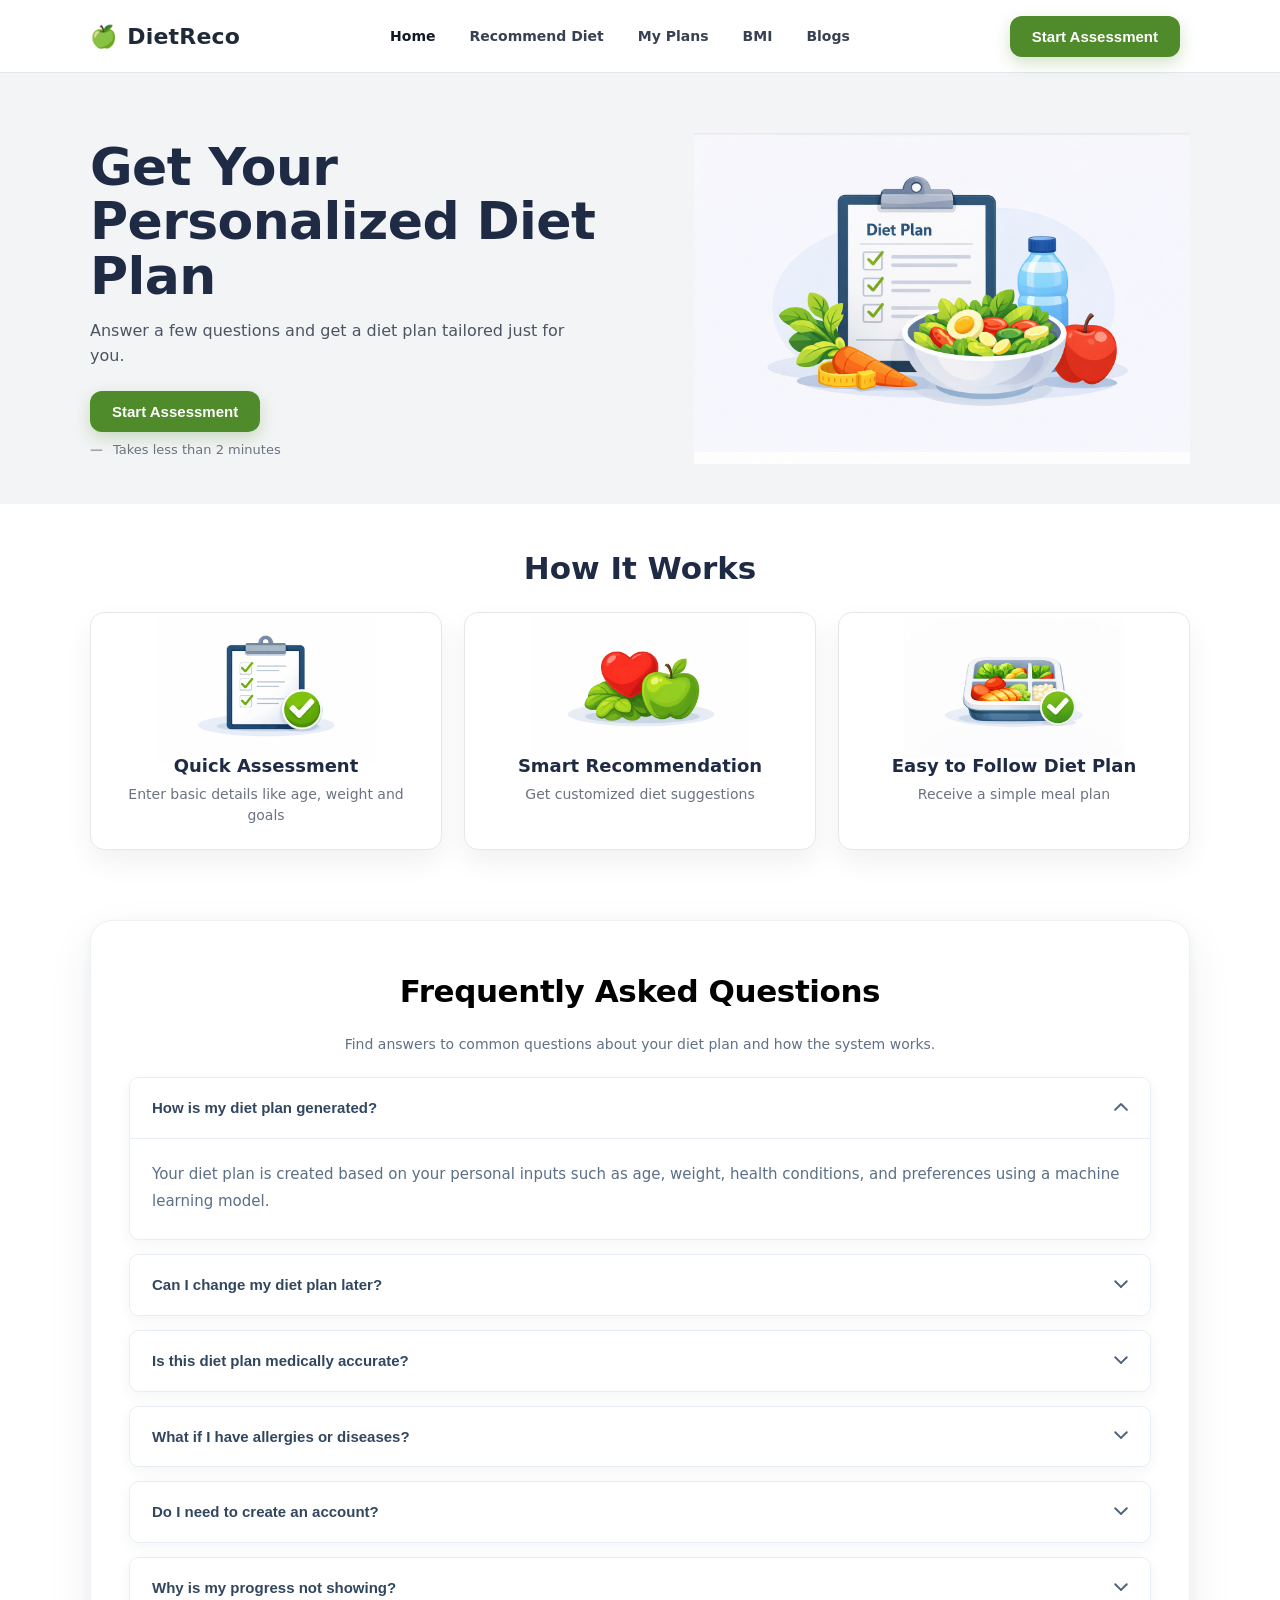
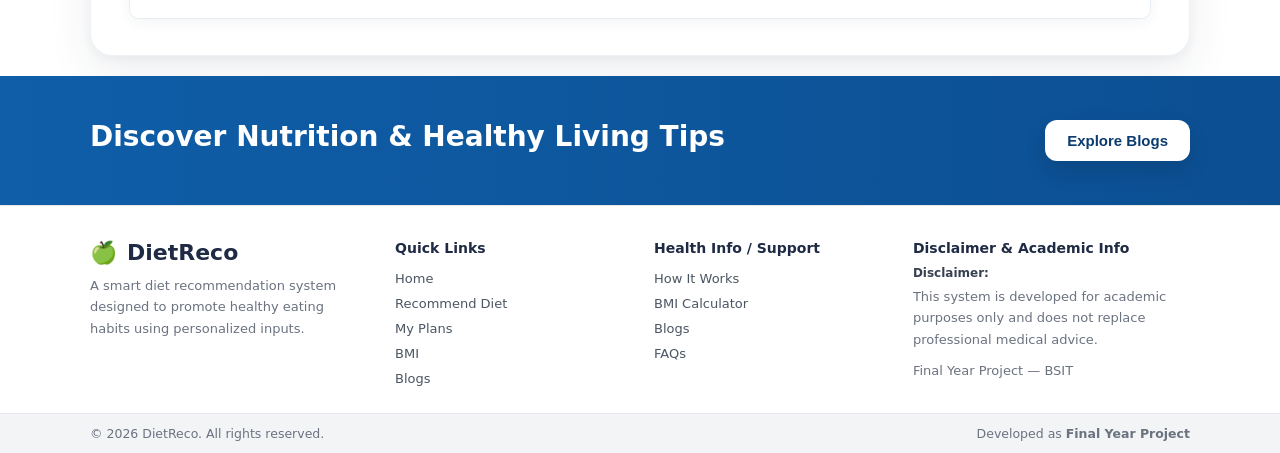
<file: index.html>
<!DOCTYPE html>
<html lang="en">
<head>
  <meta charset="UTF-8" />
  <meta name="viewport" content="width=device-width, initial-scale=1.0" />
  <title>DietReco - Home</title>
  <link href="https://fonts.googleapis.com/css2?family=Nunito:wght@300;400;600;700;800&display=swap" rel="stylesheet">
  <link rel="stylesheet" href="style.css" />
  <link rel="stylesheet" href="components/header-footer.css" />
</head>
<body>

<!-- HERO -->

  <!-- NAVBAR -->
  <header class="header">
  <div class="container nav">
    
    <a class="brand" href="#">
      <span class="brand-icon">🍏</span>
      <span class="brand-text">DietReco</span>
    </a>

    <nav class="nav-links" id="navLinks">
        <a href="index.html" class="nav-link active">Home</a>
        <a href="ass.html" class="nav-link">Recommend Diet</a>
        <a href="my-plan.html"  class="nav-link">My Plans</a>
        <a href="bmi.html" class="nav-link">BMI</a>
        <a href="blog.html" class="nav-link">Blogs</a>
      </nav>

    <div class="user-profile">
      <button class="btn btn-primary btn-lg" id="heroStartBtn" type="button" onclick="window.location.href='ass.html'">
            Start Assessment
          </button>
 <div id="hamburger" class="hamburger">
        <span></span>
        <span></span>
        <span></span>
      </div>
    </div>

  </div>
</header>

  <!-- HERO -->
  <main id="home" class="hero">
    <div class="container hero-grid">
      <div class="hero-left">
        <h1>Get Your<br />Personalized Diet Plan</h1>

      
        <p>
          Answer a few questions and get a diet plan
          tailored just for you.
        </p>

        <div class="hero-actions">
          <button class="btn btn-primary btn-lg" id="heroStartBtn" type="button" onclick="window.location.href='ass.html'">
            Start Assessment
          </button>

          <div class="hint">
            <span class="hint-dash">—</span>
            Takes less than 2 minutes
          </div>
        </div>
      </div>

      <div class="hero-right">
        <img src="assets/ChatGPT Image Jan 29, 2026, 08_39_53 PM.png" alt="Diet Plan Illustration" class="hero-img" />
      </div>
    </div>
  </main>

  <!-- HOW IT WORKS -->
  <section class="how" id="recommend">
    <div class="container">
      <div class="how-title">
        
        <h2>How It Works</h2>
        
      </div>

      <div class="cards">
        <article class="card">
          <div class="card-img">
            <img src="assets/ChatGPT Image Jan 29, 2026, 08_56_34 PM.png" alt="Quick Assessment" />
          </div>
          <h3>Quick Assessment</h3>
          <p>Enter basic details like age, weight and goals</p>
        </article>

        <article class="card">
          <div class="card-img">
            <img src="assets/ChatGPT Image Jan 29, 2026, 09_00_34 PM.png" alt="Smart Recommendation" />
          </div>
          <h3>Smart Recommendation</h3>
          <p>Get customized diet suggestions</p>
        </article>

        <article class="card">
          <div class="card-img">
            <img src="assets/bg.png" alt="Easy to Follow Diet Plan" />
          </div>
          <h3>Easy to Follow Diet Plan</h3>
          <p>Receive a simple meal plan</p>
        </article>
      </div>
    </div>
  </section>

  <section id="faq" class="faq-section">
    <div class="faq-wrapper">
      <div class="faq-card">
        <div class="faq-header">
          <h2>Frequently Asked Questions</h2>
          <p>
            Find answers to common questions about your diet plan and how the system works.
          </p>
        </div>


        <div class="faq-list">

          <div class="faq-item active">
            <button class="faq-question" type="button">
              <span>How is my diet plan generated?</span>
              <span class="faq-icon"></span>
            </button>
            <div class="faq-answer">
              <p>
                Your diet plan is created based on your personal inputs such as age, weight,
                health conditions, and preferences using a machine learning model.
              </p>
            </div>
          </div>

          <div class="faq-item">
            <button class="faq-question" type="button">
              <span>Can I change my diet plan later?</span>
              <span class="faq-icon"></span>
            </button>
            <div class="faq-answer">
              <p>
                Yes, you can update your information and generate a new diet plan whenever your
                goals or preferences change.
              </p>
            </div>
          </div>

          <div class="faq-item">
            <button class="faq-question" type="button">
              <span>Is this diet plan medically accurate?</span>
              <span class="faq-icon"></span>
            </button>
            <div class="faq-answer">
              <p>
                This system is developed for academic purposes and provides recommendation-based
                guidance. It does not replace professional medical advice.
              </p>
            </div>
          </div>

          <div class="faq-item">
            <button class="faq-question" type="button">
              <span>What if I have allergies or diseases?</span>
              <span class="faq-icon"></span>
            </button>
            <div class="faq-answer">
              <p>
                The recommendation system considers your health conditions, allergies, and diet
                preferences to provide a more suitable plan.
              </p>
            </div>
          </div>

          <div class="faq-item">
            <button class="faq-question" type="button">
              <span>Do I need to create an account?</span>
              <span class="faq-icon"></span>
            </button>
            <div class="faq-answer">
              <p>
                Yes, creating an account helps store your information, generated plan, and progress
                details for later use.
              </p>
            </div>
          </div>

          <div class="faq-item">
            <button class="faq-question" type="button">
              <span>Why is my progress not showing?</span>
              <span class="faq-icon"></span>
            </button>
            <div class="faq-answer">
              <p>
                Progress may not appear if you have not completed your assessment yet or if no diet
                plan has been generated for your account.
              </p>
            </div>
          </div>

        </div>
      </div>
    </div>
  </section>

  <!-- CTA -->
  <section class="cta" id="plans">
    <div class="container cta-inner">
      <h2>Discover Nutrition & Healthy Living Tips</h2>
      <button class="btn btn-light btn-lg" id="ctaBtn" type="button" onclick="window.location.href='blog.html'">Explore Blogs</button>
    </div>
  </section>

  <!-- FOOTER -->
  <footer class="footer2">
    <div class="container footer2-top">

      <div class="fcol">
        <div class="footer-brand">
          <span class="brand-icon">🍏</span>
          <span class="brand-text">DietReco</span>
        </div>
        <p class="footer-desc">
          A smart diet recommendation system designed to promote
          healthy eating habits using personalized inputs.
        </p>
      </div>

      <div class="fcol">
        <h4>Quick Links</h4>
        <a href="index.html">Home</a>
        <a href="ass.html">Recommend Diet</a>
        <a href="my-plan.html">My Plans</a>
        <a href="bmi.html">BMI</a>
        <a href="blog.html">Blogs</a>
      </div>

      <div class="fcol">
        <h4>Health Info / Support</h4>
        <a href="#recommend">How It Works</a>
        <a href="bmi.html">BMI Calculator</a>
        <a href="blog.html">Blogs</a>
        <a href="#faq">FAQs</a>
      </div>

      <div class="fcol">
        <h4>Disclaimer & Academic Info</h4>
        <p class="footer-small-title">Disclaimer:</p>
        <p class="footer-desc">
          This system is developed for academic purposes only and does not replace
          professional medical advice.
        </p>
        <p class="footer-desc" style="margin-top:10px;">
          Final Year Project — BSIT
        </p>
      </div>

    </div>

    <div class="footer2-bottom">
      <div class="container footer2-bottom-inner">
        <p>© 2026 DietReco. All rights reserved.</p>
        <p>Developed as <b>Final Year Project</b></p>
      </div>
    </div>
  </footer>
  <script src="components/header-footer.js"></script>
  <script src="script.js"></script>
</body>
</html>
</file>
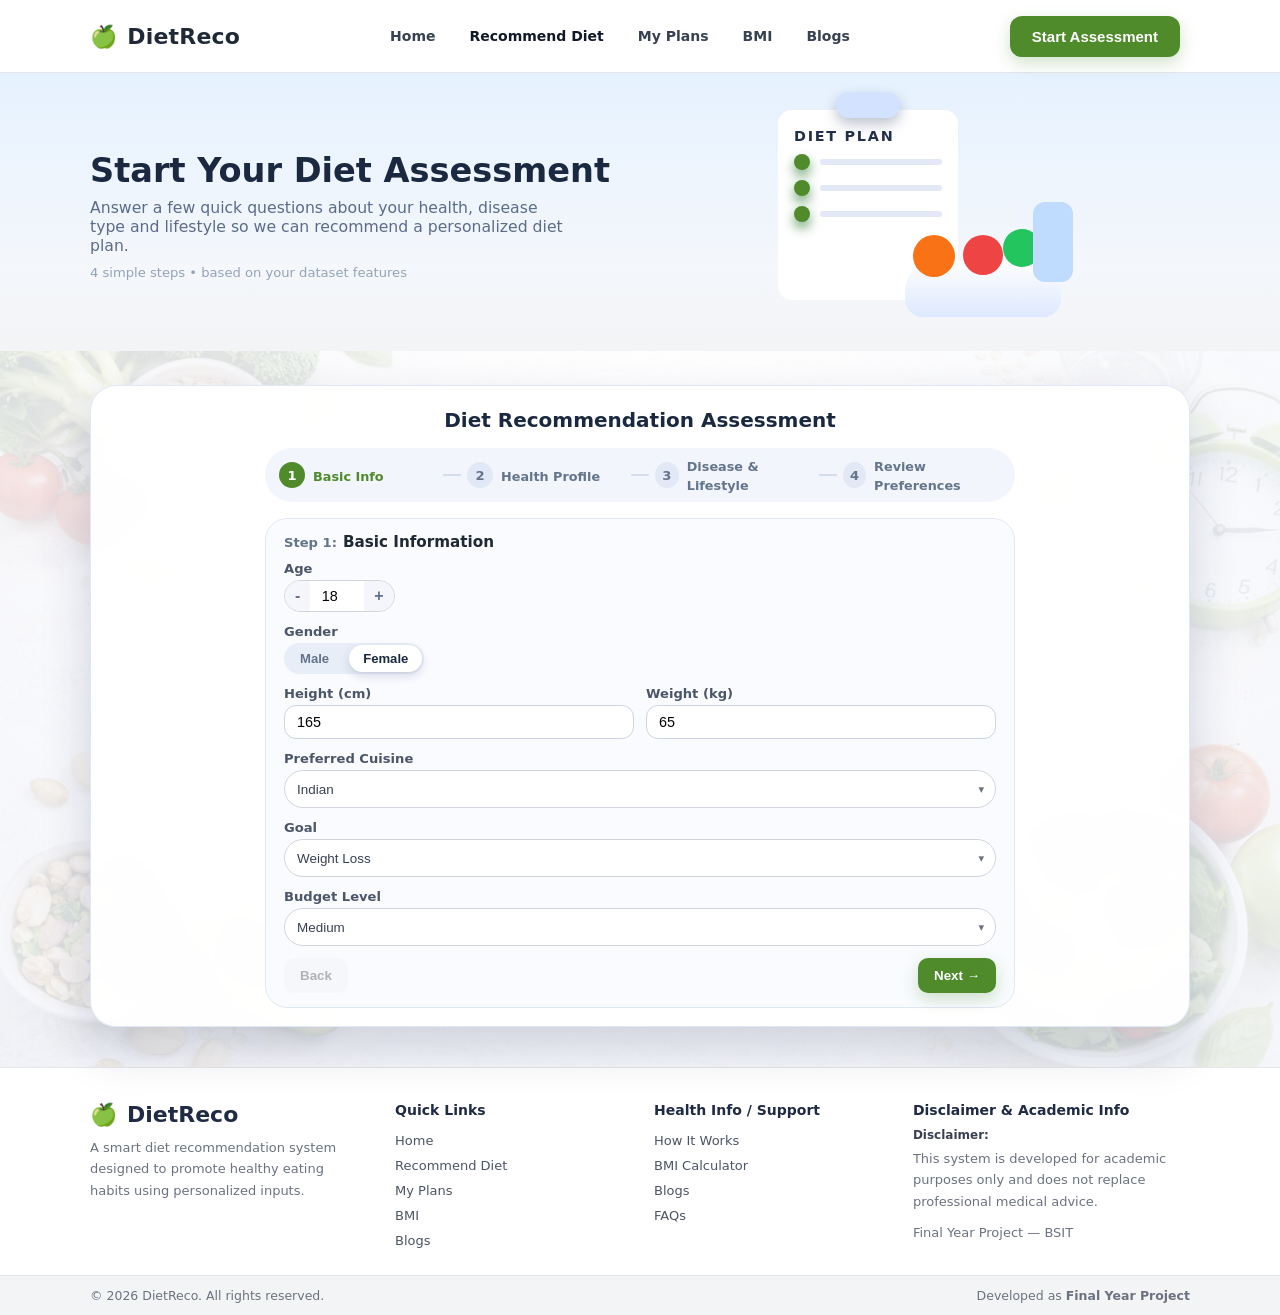
<file: ass.html>
<!DOCTYPE html>
<html lang="en">
<head>
  <meta charset="UTF-8">
  <meta name="viewport" content="width=device-width, initial-scale=1.0">
  <title>Diet Assessment - DietReco</title>
  <link rel="stylesheet" href="ass.css">
</head>
<body>
  
  <header class="header">
    <div class="container nav">
      <a class="brand" href="index.html">
        <span class="brand-icon">🍏</span>
        <span class="brand-text">DietReco</span>
      </a>

      <nav class="nav-links" id="navLinks">
        <a href="index.html" class="nav-link">Home</a>
        <a href="ass.html" class="nav-link active">Recommend Diet</a>
        <a href="my-plan.html" class="nav-link">My Plans</a>
        <a href="bmi.html" class="nav-link">BMI</a>
        <a href="blog.html" class="nav-link">Blogs</a>
      </nav>

      <div class="user-profile">
        <button class="btn btn-primary btn-lg" id="heroStartBtn" type="button" onclick="window.location.href='ass.html'">
          Start Assessment
        </button>
         <div id="hamburger" class="hamburger">
        <span></span>
        <span></span>
        <span></span>
      </div>
      </div>
    </div>
  </header>

  <main>
    <section class="hero">
      <div class="container hero-inner">
        <div class="hero-left">
          <h1>Start Your Diet Assessment</h1>
          <p class="hero-sub">
            Answer a few quick questions about your health, disease type and lifestyle so we can recommend a personalized diet plan.
          </p>
          <p class="hero-small">4 simple steps • based on your dataset features</p>
        </div>

        <div class="hero-right">
          <div class="hero-illustration">
            <div class="clipboard">
              <div class="clipboard-top"></div>
              <h3>DIET PLAN</h3>
              <ul>
                <li><span class="tick"></span><span class="line"></span></li>
                <li><span class="tick"></span><span class="line"></span></li>
                <li><span class="tick"></span><span class="line"></span></li>
              </ul>
            </div>
            <div class="food-bowl">
              <div class="bowl"></div>
              <div class="fruits fruit-1"></div>
              <div class="fruits fruit-2"></div>
              <div class="fruits fruit-3"></div>
              <div class="fruits bottle"></div>
            </div>
          </div>
        </div>
      </div>
    </section>

    <section class="assessment">
      <div class="assessment-overlay"></div>

      <div class="container">
        <div class="assessment-card">
          <h2 class="assessment-title">Diet Recommendation Assessment</h2>

          <form id="assessmentForm" onsubmit="return false;">
            <div class="steps-nav">
              <div class="step-item active" data-step="1">
                <div class="step-number">1</div>
                <div class="step-info"><span class="step-label">Basic Info</span></div>
              </div>
              <div class="step-separator"></div>

              <div class="step-item" data-step="2">
                <div class="step-number">2</div>
                <div class="step-info"><span class="step-label">Health Profile</span></div>
              </div>
              <div class="step-separator"></div>

              <div class="step-item" data-step="3">
                <div class="step-number">3</div>
                <div class="step-info"><span class="step-label">Disease &amp; Lifestyle</span></div>
              </div>
              <div class="step-separator"></div>

              <div class="step-item" data-step="4">
                <div class="step-number">4</div>
                <div class="step-info"><span class="step-label">Review Preferences</span></div>
              </div>
            </div>

            <div class="wizard-card-container">
              <div class="form-card step-card active-step" data-step="1">
                <div class="form-header">
                  <span class="step-tag">Step 1:</span>
                  <span class="step-title">Basic Information</span>
                </div>

                <div class="form-body">
                  <div class="form-group">
                    <label>Age</label>
                    <div class="age-input">
                      <button type="button" class="age-btn" data-age-change="-1">-</button>
                      <input type="number" id="ageInput" name="age" value="18" min="13" max="60">
                      <button type="button" class="age-btn" data-age-change="1">+</button>
                    </div>
                  </div>

                  <div class="form-group">
                    <label>Gender</label>
                    <div class="pill-group">
                      <button type="button" class="pill">Male</button>
                      <button type="button" class="pill active">Female</button>
                    </div>
                    <input type="hidden" id="genderHidden" name="gender" value="Female">
                  </div>

                  <div class="dual-group">
                    <div class="form-group">
                      <label>Height (cm)</label>
                      <input type="number" class="text-input" name="height" id="heightInput" value="165" placeholder="e.g. 165" required />
                    </div>
                    <div class="form-group">
                      <label>Weight (kg)</label>
                      <input type="number" class="text-input" id="weightInput" name="weight" value="65" placeholder="e.g. 65" required />
                    </div>
                  </div>

                  <div class="form-group">
                    <label>Preferred Cuisine</label>
                    <div class="select-wrapper">
                      <select id="cuisineSelect" name="preferred_cuisine" class="select-field" required>
                        <option value="Indian" selected>Indian</option>
                        <option value="Mexican">Mexican</option>
                        <option value="Chinese">Chinese</option>
                        <option value="Italian">Italian</option>
                      </select>
                      <span class="select-caret">▾</span>
                    </div>
                  </div>

                  <div class="form-group">
                    <label>Goal</label>
                    <div class="select-wrapper">
                      <select id="goalSelect" name="goal" class="select-field" required>
                        <option value="Weight Loss" selected>Weight Loss</option>
                        <option value="Weight Gain">Weight Gain</option>
                        <option value="Weight Maintain">Weight Maintain</option>
                      </select>
                      <span class="select-caret">▾</span>
                    </div>
                  </div>

                  <div class="form-group">
                    <label>Budget Level</label>
                    <div class="select-wrapper">
                      <select id="budgetSelect" name="budget_level" class="select-field" required>
                        <option value="Medium" selected>Medium</option>
                        <option value="Low">Low</option>
                        <option value="High">High</option>
                      </select>
                      <span class="select-caret">▾</span>
                    </div>
                  </div>
                </div>

                <div class="form-footer">
                  <button class="btn btn-secondary" type="button" data-back disabled>Back</button>
                  <button class="btn btn-primary" type="button" data-next>Next <span class="arrow">→</span></button>
                </div>
              </div>

              <div class="form-card step-card" data-step="2">
                <div class="form-header">
                  <span class="step-tag">Step 2:</span>
                  <span class="step-title">Health Profile</span>
                </div>

                <div class="form-body">
                  <div class="form-group">
                    <label>Physical Activity Level</label>
                    <div class="activity-options">
                      <div class="activity-card selected" data-activity="Sedentary">
                        <img src="assets/1.png" alt="sedentary" class="activity-img">
                        <div class="activity-text">
                          <h4>Sedentary</h4>
                          <p>Little to no exercise</p>
                        </div>
                      </div>
                      <div class="activity-card" data-activity="Moderate">
                        <img src="assets/2.png" alt="moderate" class="activity-img">
                        <div class="activity-text">
                          <h4>Moderate</h4>
                          <p>Exercise 1–3 days / week</p>
                        </div>
                      </div>
                      <div class="activity-card" data-activity="Active">
                        <img src="assets/3.png" alt="active" class="activity-img">
                        <div class="activity-text">
                          <h4>Active</h4>
                          <p>Exercise 4–6 days / week</p>
                        </div>
                      </div>
                    </div>
                    <input type="hidden" id="activityHidden" name="physical_activity_level" value="Sedentary">
                  </div>

                  <div class="form-group">
                    <label>Weekly Exercise Hours</label>
                    <div class="select-wrapper">
                      <select id="exerciseSelect" name="weekly_exercise_hours" class="select-field" required>
                        <option value="1-3" selected>1–3 hours / week</option>
                        <option value="0-1">0–1 hours / week</option>
                        <option value="3-5">3–5 hours / week</option>
                        <option value="5-7">5–7 hours / week</option>
                        <option value="7-10">7–10 hours / week</option>
                      </select>
                      <span class="select-caret">▾</span>
                    </div>
                  </div>

                  <div class="form-group">
                    <label>Sleep Hours</label>
                    <input type="number" step="0.5" min="1" max="24" id="sleepInput" name="sleep_hours" class="text-input" value="7" placeholder="e.g. 7.5" required />
                  </div>
                </div>

                <div class="form-footer">
                  <button class="btn btn-secondary" type="button" data-back>Back</button>
                  <button class="btn btn-primary" type="button" data-next>Next <span class="arrow">→</span></button>
                </div>
              </div>

              <div class="form-card step-card" data-step="3">
                <div class="form-header">
                  <span class="step-tag">Step 3:</span>
                  <span class="step-title">Disease &amp; Lifestyle</span>
                </div>

                <div class="form-body">
                  <div class="form-group">
                    <label>Chronic Medical Conditions</label>
                    <div class="select-wrapper">
                      <select id="diseaseSelect" name="disease_type" class="select-field">
                        <option value="None" selected>None / Healthy</option>
                        <option value="Diabetes">Diabetes</option>
                        <option value="Hypertension">Hypertension</option>
                        <option value="Obesity">Obesity</option>
                      </select>
                      <span class="select-caret">▾</span>
                    </div>
                  </div>

                  <div class="form-group" id="severitySection" style="display: none;">
                    <label>Condition Severity</label>
                    <div class="radio-group">
                      <label><input type="radio" name="severity" value="Mild"> Mild</label>
                      <label><input type="radio" name="severity" value="Moderate"> Moderate</label>
                      <label><input type="radio" name="severity" value="Severe"> Severe</label>
                    </div>
                  </div>

                  <div class="form-group">
                    <label>Allergies / Restrictions</label>
                    <div class="allergy-group">
                      <label><input type="checkbox" value="None" checked> None</label>
                      <label><input type="checkbox" value="Nuts"> Nuts</label>
                      <label><input type="checkbox" value="Dairy"> Dairy (Lactose Intolerant)</label>
                      <label><input type="checkbox" value="Gluten"> Gluten Free</label>
                    </div>
                  </div>
                </div>

                <div class="form-footer">
                  <button class="btn btn-secondary" type="button" data-back>Back</button>
                  <button class="btn btn-primary" type="button" data-next>Next <span class="arrow">→</span></button>
                </div>
              </div>

              <div class="form-card step-card" data-step="4">
                <div class="form-header">
                  <span class="step-tag">Step 4:</span>
                  <span class="step-title">Review &amp; Generate Plan</span>
                </div>

                <div class="form-body">
                  <p style="margin-bottom: 12px; color: var(--muted);">Please review your entries before running recommendations:</p>
                  <table id="reviewTable" style="width: 100%; border-collapse: collapse; margin-bottom: 20px;">
                    <tbody>
                      </tbody>
                  </table>
                </div>

                <div class="form-footer">
                  <button class="btn btn-secondary" type="button" data-back>Back</button>
                  <button class="btn btn-success" type="button" id="generatePlanBtn">Generate Plan ✨</button>
                </div>
              </div>

            </div>
          </form>

        </div>
      </div>
    </section>
  </main>
 <!-- FOOTER -->
  <footer class="footer2">
    <div class="container footer2-top">

      <div class="fcol">
        <div class="footer-brand">
          <span class="brand-icon">🍏</span>
          <span class="brand-text">DietReco</span>
        </div>
        <p class="footer-desc">
          A smart diet recommendation system designed to promote
          healthy eating habits using personalized inputs.
        </p>
      </div>

      <div class="fcol">
        <h4>Quick Links</h4>
        <a href="index.html">Home</a>
        <a href="ass.html">Recommend Diet</a>
        <a href="my-plan.html">My Plans</a>
        <a href="bmi.html">BMI</a>
        <a href="blog.html">Blogs</a>
      </div>

      <div class="fcol">
        <h4>Health Info / Support</h4>
        <a href="#recommend">How It Works</a>
        <a href="bmi.html">BMI Calculator</a>
        <a href="blog.html">Blogs</a>
        <a href="#faq">FAQs</a>
      </div>

      <div class="fcol">
        <h4>Disclaimer & Academic Info</h4>
        <p class="footer-small-title">Disclaimer:</p>
        <p class="footer-desc">
          This system is developed for academic purposes only and does not replace
          professional medical advice.
        </p>
        <p class="footer-desc" style="margin-top:10px;">
          Final Year Project — BSIT
        </p>
      </div>

    </div>

    <div class="footer2-bottom">
      <div class="container footer2-bottom-inner">
        <p>© 2026 DietReco. All rights reserved.</p>
        <p>Developed as <b>Final Year Project</b></p>
      </div>
    </div>
  </footer>
  <script src="ass.js"></script>
  <script src="components/header-footer.js"></script>
</body>
</html>
</file>
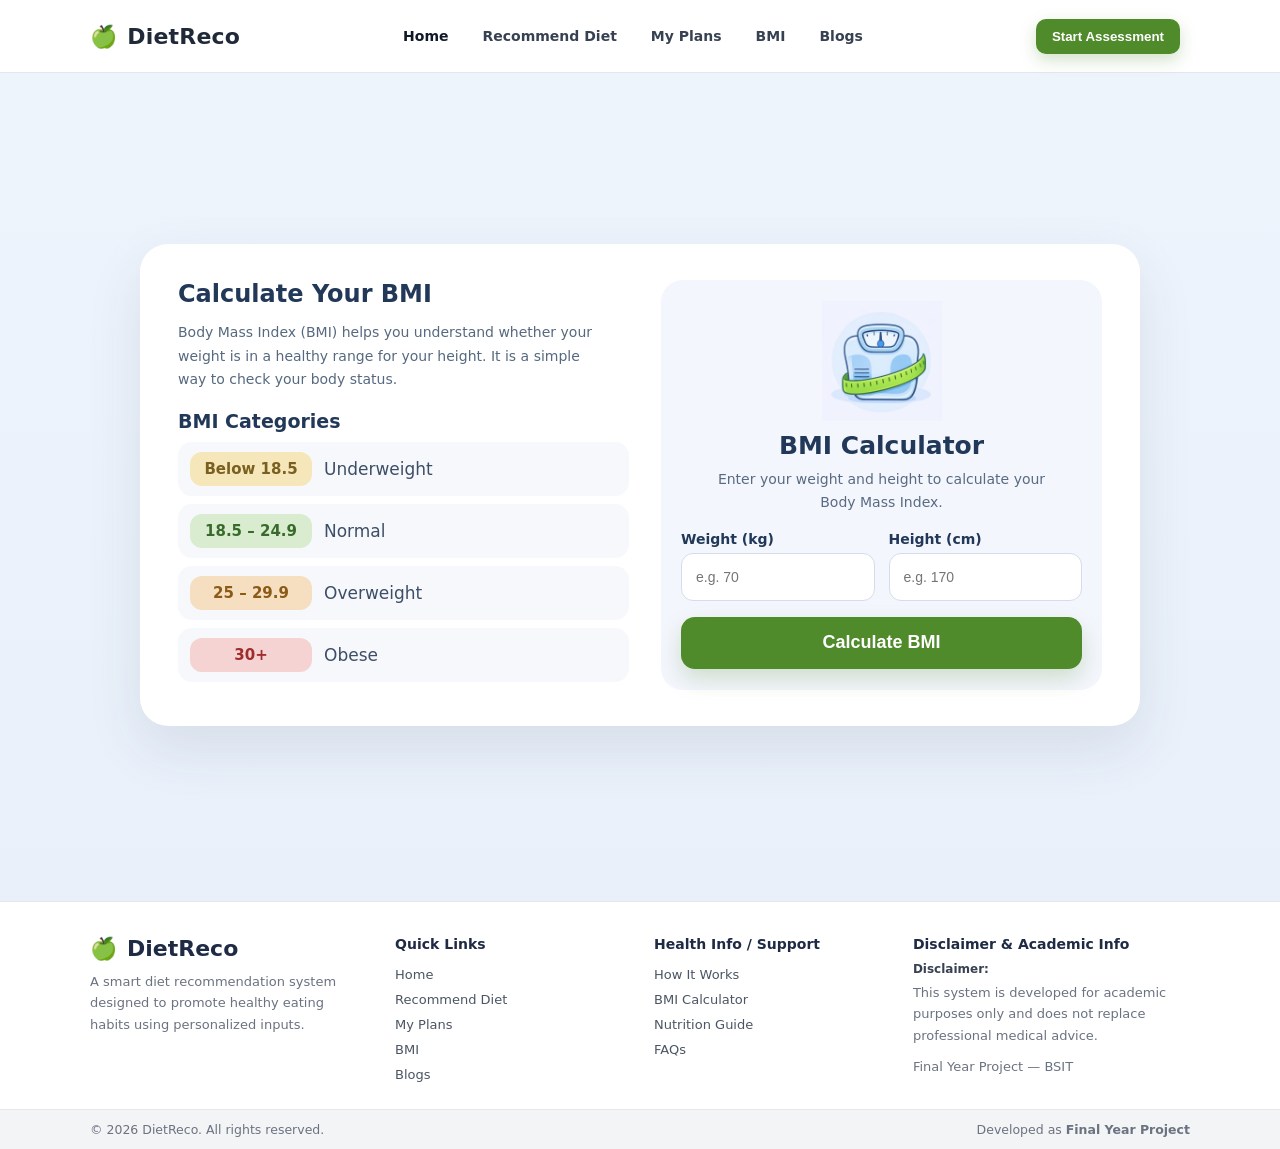
<file: bmi.html>
<!DOCTYPE html>
<html lang="en">
<head>
  <meta charset="UTF-8">
  <meta name="viewport" content="width=device-width, initial-scale=1.0">
  <title>Document</title>
  <link rel="stylesheet" href="bmi.css">
</head>
<body>
  

  <!-- NAVBAR -->
  <header class="header">
    <div class="container nav">
      <a class="brand" href="#">
        <span class="brand-icon">🍏</span>
        <span class="brand-text">DietReco</span>
      </a>

      <nav class="nav-links" id="navLinks">
        <a href="index.html" class="nav-link active">Home</a>
        <a href="ass.html" class="nav-link" >Recommend Diet</a>
        <a href="my-plan.html"  class="nav-link">My Plans</a>
        <a href="bmi.html" class="nav-link">BMI</a>
        <a href="blog.html" class="nav-link">Blogs</a>
      </nav>

     <div class="user-profile">
   <button class="btn btn-primary btn-lg" id="heroStartBtn" type="button" onclick="window.location.href='ass.html'">
            Start Assessment
          </button>
           <div id="hamburger" class="hamburger">
        <span></span>
        <span></span>
        <span></span>
      </div>
</div>
    </div>
  </header>


 <!-- BMI PAGE -->
  <section class="bmi-page">
    <div class="bmi-main-card">

      <div class="bmi-top">
        <!-- LEFT SIDE -->
        <div class="bmi-left">
          <h1>Calculate Your BMI</h1>
          <p class="bmi-intro">
            Body Mass Index (BMI) helps you understand whether your weight is in a healthy range for your height.
            It is a simple way to check your body status.
          </p>

          <div class="bmi-categories">
            <h3>BMI Categories</h3>

            <div class="category-row">
              <span class="range-badge underweight">Below 18.5</span>
              <span class="category-name">Underweight</span>
            </div>

            <div class="category-row">
              <span class="range-badge normal">18.5 – 24.9</span>
              <span class="category-name">Normal</span>
            </div>

            <div class="category-row">
              <span class="range-badge overweight">25 – 29.9</span>
              <span class="category-name">Overweight</span>
            </div>

            <div class="category-row">
              <span class="range-badge obese">30+</span>
              <span class="category-name">Obese</span>
            </div>
          </div>
        </div>

        <!-- RIGHT SIDE -->
        <div class="bmi-right">
          <div class="bmi-right-inner">
            <div class="bmi-illustration">
              <img src="assets/bmi.png" alt="BMI Illustration" />
            </div>

            <h2>BMI Calculator</h2>
            <p class="calculator-text">
              Enter your weight and height to calculate your Body Mass Index.
            </p>

            <div class="input-grid">
              <div class="input-group">
                <label for="weight">Weight (kg)</label>
                <input type="number" id="weight" placeholder="e.g. 70" />
              </div>

              <div class="input-group">
                <label for="height">Height (cm)</label>
                <input type="number" id="height" placeholder="e.g. 170" />
              </div>
            </div>

            <button class="calculate-btn" id="calculateBtn" type="button">Calculate BMI</button>
          </div>
        </div>
      </div>

      <!-- FULL WIDTH RESULT STRIP -->
      <div class="result-strip" id="resultBox">
        <div class="result-strip-inner">
          <div class="result-main">
            <p class="result-bmi" id="bmiValue">Your BMI is: --</p>
            <div class="result-category" id="bmiCategory">Category: --</div>
          </div>
          <p class="result-message" id="bmiMessage"></p>
        </div>
      </div>

    </div>
  </section>




  
  <footer class="footer2" id="profile">
    <div class="container footer2-top">

      <div class="fcol">
        <div class="footer-brand">
          <span class="brand-icon">🍏</span>
          <span class="brand-text">DietReco</span>
        </div>
        <p class="footer-desc">
          A smart diet recommendation system designed to promote
          healthy eating habits using personalized inputs.
        </p>
      </div>

      <div class="fcol">
        <h4>Quick Links</h4>
        <a href="index.html">Home</a>
        <a href="ass.html" >Recommend Diet</a>
        <a href="my-plan.html" >My Plans</a>
        <a href="bmi.html">BMI</a>
        <a href="blog.html">Blogs</a>
      </div>

      <div class="fcol">
        <h4>Health Info / Support</h4>
        <a href="#recommend">How It Works</a>
        <a href="bmi.html">BMI Calculator</a>
        <a href="blog.html">Nutrition Guide</a>
        <a href="#faq">FAQs</a>
      </div>

      <div class="fcol">
        <h4>Disclaimer & Academic Info</h4>
        <p class="footer-small-title">Disclaimer:</p>
        <p class="footer-desc">
          This system is developed for academic purposes only and does not replace
          professional medical advice.
        </p>
        <p class="footer-desc" style="margin-top:10px;">
          Final Year Project — BSIT
        </p>
      </div>

    </div>

    <div class="footer2-bottom">
      <div class="container footer2-bottom-inner">
        <p>© 2026 DietReco. All rights reserved.</p>
        <p>Developed as <b>Final Year Project</b></p>
      </div>
    </div>
  </footer>
  <script src="components/header-footer.js"></script>
  <script src="bmi.js"></script>
 
</body>
</html>
</file>
<file: style.css>
:root{
  --bg: #f3f4f6;
  --white: #ffffff;
  --text: #1f2937;
  --muted: #6b7280;

  --green: #4f8a2b;
  --green-dark: #3e6f22;

  --blue1: #0f5ea8;
  --blue2: #0c4f92;

  --shadow: 0 10px 24px rgba(0,0,0,0.08);
  --radius: 14px;
}

*{ box-sizing: border-box; margin: 0; padding: 0; }
html{ scroll-behavior: smooth; }
body{
  font-family: system-ui, -apple-system, Segoe UI, Roboto, Arial, sans-serif;
  color: var(--text);
  background: #ffffff;
}

.container{
  width: min(1100px, calc(100% - 32px));
  margin: 0 auto;
}



/* HERO */
.hero{
  background: var(--bg);
  padding: 60px 0 40px;
}

.hero-grid{
  display: grid;
  grid-template-columns: 1.15fr 1fr;
  gap: 34px;
  align-items: center;
}

.hero-left h1{
  font-size: 52px;
  line-height: 1.05;
  color: #1f2a44;
  letter-spacing: -0.6px;
  margin-bottom: 14px;
}

.divider{
  height: 1px;
  width: 78%;
  background: #d6dbe2;
  margin: 12px 0 18px;
}

.hero-left p{
  color: #4b5563;
  font-size: 16px;
  max-width: 500px;
  line-height: 1.6;
  margin-bottom: 22px;
}

.hero-actions{
  display: flex;
  flex-direction: column;
  gap: 10px;
  align-items: flex-start;
}

.hint{
  color: #6b7280;
  font-size: 13px;
  display: flex;
  align-items: center;
  gap: 10px;
}
.hint-dash{
  color: #9ca3af;
  font-weight: 900;
}

.hero-right{
  display: flex;
  justify-content: center;
}
.hero-img{
  width: 100%;
  max-width: 520px;
  height: auto;
  display: block;
}

/* HOW IT WORKS */
.how{
  background: #ffffff;
  padding: 46px 0 70px;
}

.how-title{
  display: flex;
  align-items: center;
  gap: 16px;
  justify-content: center;
  margin-bottom: 26px;
}

.how-title h2{
  font-size: 31px;
  color: #1f2a44;
}

.how-title .line{
  height: 1px;
  width: 240px;
  background: #d1d5db;
}

.cards{
  display: grid;
  grid-template-columns: repeat(3, 1fr);
  gap: 22px;
  margin-top: 22px;
}

.card{
  background: #ffffff;
  border: 1px solid #e5e7eb;
  border-radius: var(--radius);
  box-shadow: 0 12px 28px rgba(0,0,0,0.06);
  padding: 22px 20px;
  text-align: center;
}

.card-img{
  height: 110px;
  display: flex;
  align-items: center;
  justify-content: center;
  margin-bottom: 10px;
}
.card-img img{
  width: 220px;
  max-width: 85%;
  height: auto;
  display: block;
}

.card h3{
  font-size: 18px;
  color: #1f2a44;
  margin: 6px 0 8px;
}
.card p{
  color: #6b7280;
  font-size: 14px;
  line-height: 1.55;
}

/* CTA */
.cta{
  background: linear-gradient(90deg, var(--blue1), var(--blue2));
  padding: 44px 0;
}

.cta-inner{
  display: flex;
  flex-direction: row;
  justify-content: space-between;
  gap: 16px;
  text-align: center;
}

.cta-inner h2{
  color: #ffffff;
  font-size: 28px;
  font-weight: 800;
}


/* ===== IMPROVED RESPONSIVE STYLES ===== */

/* Large tablets */
@media (max-width: 1100px){
  .container{
    width: min(1100px, calc(100% - 28px));
  }

  .hero-grid{
    gap: 26px;
  }

  .hero-left h1{
    font-size: 46px;
  }

  .hero-img{
    max-width: 460px;
  }

  .cards{
    gap: 18px;
  }

  .card{
    padding: 20px 16px;
  }

  .footer2-top{
    grid-template-columns: 1fr 1fr;
    gap: 24px;
  }
}

/* Tablets */
@media (max-width: 860px){
  .header{
    position: sticky;
  }

  .nav{
    height: auto;
    min-height: 72px;
    position: relative;
  }

  .nav-links{
    position: absolute;
    top: 72px;
    left: 0;
    right: 0;
    background: #ffffff;
    border-bottom: 1px solid #e5e7eb;
    display: none;
    flex-direction: column;
    padding: 10px 0;
    gap: 0;
    box-shadow: 0 10px 18px rgba(0,0,0,0.06);
  }

  .nav-links.open{
    display: flex;
  }

  .nav-link{
    width: 100%;
    padding: 12px 16px;
    border-radius: 0;
  }

  .hamburger{
    display: inline-flex;
  }

  .nav-actions .btn-primary{
    display: none;
  }

  .hero{
    padding: 38px 0 28px;
  }

  .hero-grid{
    grid-template-columns: 1fr;
    gap: 24px;
    text-align: center;
  }

  .hero-left{
    display: flex;
    flex-direction: column;
    align-items: center;
  }

  .hero-left p{
    max-width: 100%;
  }

  .divider{
    width: 100%;
  }

  .hero-actions{
    align-items: center;
  }

  .hero-right{
    justify-content: center;
  }

  .cards{
    grid-template-columns: 1fr;
  }

  .how-title .line{
    width: 100px;
  }

  .footer2-top{
    grid-template-columns: 1fr;
  }

  .footer2-bottom-inner{
    flex-direction: column;
    justify-content: center;
    text-align: center;
  }
}

/* Mobile */
@media (max-width: 640px){
  .container{
    width: min(1100px, calc(100% - 24px));
  }

  .brand-text{
    font-size: 18px;
  }

  .brand-icon{
    font-size: 20px;
  }

  .hero-left h1{
    font-size: 34px;
    line-height: 1.12;
  }

  .hero-left p{
    font-size: 14px;
    line-height: 1.5;
  }

  .hint{
    font-size: 12px;
    text-align: center;
    justify-content: center;
  }

  .btn-lg{
    width: 100%;
    max-width: 260px;
  }

  .hero-img{
    max-width: 100%;
  }

  .how{
    padding: 34px 0 50px;
  }

  .how-title{
    gap: 10px;
    margin-bottom: 18px;
  }

  .how-title h2{
    font-size: 22px;
  }

  .how-title .line{
    width: 55px;
  }

  .card{
    padding: 18px 14px;
  }

  .card-img{
    height: 90px;
  }

  .card-img img{
    width: 170px;
    max-width: 90%;
  }

  .card h3{
    font-size: 16px;
  }

  .card p{
    font-size: 13px;
  }

  .cta{
    padding: 30px 0;
  }
.cta-inner{
  display: flex;
  flex-direction: column;
  justify-content: center;
  align-items: center;
}
  .cta-inner h2{
    font-size: 17px !important;
    line-height: 1.25;
    
  }

.btn-lg{
    font-size: 14px;
    max-width: 180px !important;
  }
  .footer2-top{
    padding: 28px 0 16px;
    gap: 18px;
  }

  .fcol h4{
    font-size: 13px;
  }

  .footer-desc,
  .fcol a{
    font-size: 12px;
  }
}

/* Small phones */
@media (max-width: 420px){
  .container{
    width: min(1100px, calc(100% - 20px));
  }

  .hero-left h1{
    font-size: 29px;
  }

  .hero-left p{
    font-size: 13px;
  }

  .btn{
    padding: 10px 14px;
    font-size: 13px;
  }

  .btn-lg{
    font-size: 14px;
    max-width: 180px !important;
  }

  .card-img{
    height: 78px;
  }

  .card-img img{
    width: 145px;
  }
.cta-inner{
  display: flex;
  flex-direction: column;
  justify-content: center;
  align-items: center;
}
  .cta-inner h2{
    font-size: 17px !important;
  }
}


/* HEADER / NAV */
.header{
  position: sticky;
  top: 0;
  z-index: 50;
  background: #ffffff;
  border-bottom: 1px solid #e5e7eb;
}

.nav{
  height: 72px;
  display: flex;
  align-items: center;
  justify-content: space-between;
  gap: 18px;
}

.brand{
  display: inline-flex;
  align-items: center;
  gap: 10px;
  text-decoration: none;
  color: var(--text);
  font-weight: 800;
  letter-spacing: .2px;
}
.brand-icon{ font-size: 22px; }
.brand-text{ font-size: 22px; }

.nav-links{
  display: flex;
  align-items: center;
  gap: 22px;
}
.nav-link{
  text-decoration: none;
  color: #374151;
  font-weight: 600;
  font-size: 14px;
  padding: 10px 6px;
  border-radius: 10px;
}
.nav-link:hover{ background: #f3f4f6; }
.nav-link.active{ color: #111827; }

.nav-actions{
  display: flex;
  align-items: center;
  gap: 12px;
}

/* BUTTONS */
.btn{
  border: none;
  cursor: pointer;
  font-weight: 700;
  border-radius: 10px;
  padding: 10px 16px;
  transition: transform .06s ease, background .15s ease;
}
.btn:active{ transform: scale(0.98); }

.btn-primary{
  background: var(--green);
  color: #fff;
  box-shadow: 0 6px 16px rgba(79,138,43,.25);
}
.btn-primary:hover{ background: var(--green-dark); }

.btn-light{
  background: #ffffff;
  color: #0b3c6f;
  box-shadow: 0 10px 22px rgba(0,0,0,0.12);
}
.btn-light:hover{ filter: brightness(0.98); }

.btn-lg{
  padding: 12px 22px;
  border-radius: 12px;
  font-size: 15px;
}

/* HAMBURGER */
.hamburger{
  width: 42px;
  height: 42px;
  border: 1px solid #e5e7eb;
  background: #fff;
  border-radius: 12px;
  display: none;
  align-items: center;
  justify-content: center;
  gap: 4px;
  flex-direction: column;
}
.hamburger span{
  width: 18px;
  height: 2px;
  background: #111827;
  display: block;
  border-radius: 2px;
}

/* ===== Updated Footer (like screenshot) ===== */
.footer2{
  background: #ffffff;
  border-top: 1px solid #e5e7eb;
}

.footer2-top{
  padding: 34px 0 22px;
  display: grid;
  grid-template-columns: 1.2fr 1fr 1fr 1.2fr;
  gap: 28px;
}

.footer-brand{
  display: flex;
  align-items: center;
  gap: 10px;
  font-weight: 900;
  color: #1f2a44;
  margin-bottom: 10px;
}

.fcol h4{
  color: #1f2a44;
  font-size: 14px;
  margin-bottom: 10px;
  font-weight: 900;
}

.footer-desc{
  color: #6b7280;
  font-size: 13px;
  line-height: 1.65;
  max-width: 320px;
}

.footer-small-title{
  font-size: 12px;
  font-weight: 800;
  color: #374151;
  margin: 8px 0 6px;
}

.fcol a{
  display: block;
  text-decoration: none;
  color: #4b5563;
  font-size: 13px;
  padding: 5px 0;
}
.fcol a:hover{
  color: #0f5ea8;
  text-decoration: underline;
}

.footer2-bottom{
  background: #f3f4f6;
  border-top: 1px solid #e5e7eb;
  padding: 12px 0;
}
.footer2-bottom-inner{
  display: flex;
  align-items: center;
  justify-content: space-between;
  gap: 12px;
  color: #6b7280;
  font-size: 12.5px;
}
@media (max-width: 860px){
  .header{
    position: sticky;
  }

  .nav{
    height: auto;
    min-height: 72px;
    position: relative;
  }

  .nav-links{
    position: absolute;
    top: 72px;
    left: 0;
    right: 0;
    background: #ffffff;
    border-bottom: 1px solid #e5e7eb;
    display: none;
    flex-direction: column;
    padding: 10px 0;
    gap: 0;
    box-shadow: 0 10px 18px rgba(0,0,0,0.06);
  }

  .nav-links.open{ 
    display: flex; 
  }

  .nav-link{ 
    width: 100%; 
    padding: 12px 16px; 
    border-radius: 0; 
  }

  .hamburger{ 
    display: inline-flex; 
  }

  .nav-actions .btn-primary{
    display: none;
  }

  .hero{
    padding: 38px 0 28px;
  }

  .hero-left h1{
    font-size: 42px;
  }

  .hero-img{
    max-width: 440px;
  }
}
@media (max-width: 640px){
  .container{
    width: min(1100px, calc(100% - 24px));
  }

  .brand-text{
    font-size: 18px;
  }

  .brand-icon{
    font-size: 20px;
  }

  .hero-left h1{
    font-size: 34px;
    line-height: 1.12;
  }

  .hero-left p{
    font-size: 14px;
    line-height: 1.5;
  }

  .hint{
    font-size: 12px;
    text-align: center;
    justify-content: center;
  }

  .btn{
    padding: 10px 14px;
    font-size: 13px;
  }

  .btn-lg{
    width: 100%;
    max-width: 260px;
    font-size: 14px;
  }

  .hero-img{
    max-width: 100%;
  }

  .how{
    padding: 34px 0 50px;
  }

  .how-title{
    gap: 10px;
    margin-bottom: 18px;
  }

  .how-title h2{
    font-size: 22px;
  }

  .how-title .line{
    width: 55px;
  }

  .card{
    padding: 18px 14px;
  }

  .card-img{
    height: 90px;
  }

  .card-img img{
    width: 170px;
    max-width: 90%;
  }

  .card h3{
    font-size: 16px;
  }

  .card p{
    font-size: 13px;
  }

  .cta{
    padding: 30px 0;
  }

  .cta-inner h2{
    font-size: 22px;
    line-height: 1.25;
  }

  /* MOBILE: footer becomes one column */
  .footer2-top{
    grid-template-columns: 1fr;
    padding: 28px 0 16px;
    gap: 18px;
  }

  .footer-brand{
    gap: 8px;
    margin-bottom: 8px;
  }

  .fcol h4{
    font-size: 13px;
    margin-bottom: 8px;
  }

  .footer-desc,
  .fcol a,
  .footer-small-title{
    font-size: 12px;
    line-height: 1.55;
  }

  .fcol a{
    padding: 4px 0;
  }

  .footer2-bottom-inner{
    flex-direction: column;
    text-align: center;
    justify-content: center;
    gap: 6px;
    font-size: 10px;
  }
}
@media (max-width: 420px){
  .container{
    width: min(1100px, calc(100% - 20px));
  }

  .hero-left h1{
    font-size: 29px;
  }

  .hero-left p{
    font-size: 13px;
  }

  .btn{
    padding: 10px 14px;
    font-size: 13px;
  }

  .btn-lg{
    font-size: 14px;
  }

  .card-img{
    height: 78px;
  }

  .card-img img{
    width: 145px;
  }

  .cta-inner h2{
    font-size: 19px;
  }

  .footer-desc,
  .fcol a,
  .footer-small-title{
    font-size: 11px;
  }

  .fcol h4{
    font-size: 12px;
  }

  .footer2-bottom-inner{
    font-size: 9px;
  }
}















/* ===== FINAL CONTAINER + FOOTER RESPONSIVENESS FIX ===== */



/* ===== TABLET ===== */
@media (max-width: 980px){
  .container{
    padding-left: 18px;
    padding-right: 18px;
  }

  /* footer tablet pe row me hi rahe */
  .footer2-top{
    display: grid;
    grid-template-columns: 1.2fr 1fr 1fr 1.2fr;
    gap: 16px;
    padding: 28px 0 18px;
  }

  .footer-brand{
    gap: 8px;
    margin-bottom: 8px;
  }

  .fcol h4{
    font-size: 13px;
    margin-bottom: 8px;
  }

  .footer-desc,
  .fcol a,
  .footer-small-title{
    font-size: 12px;
    line-height: 1.5;
  }

  .fcol a{
    padding: 4px 0;
  }

  .footer2-bottom-inner{
    display: flex;
    flex-direction: row;
    justify-content: space-between;
    align-items: center;
    gap: 10px;
    text-align: left;
    font-size: 11.5px;
  }
}

/* ===== MOBILE ===== */
@media (max-width: 640px){
  .container{
    padding-left: 16px;
    padding-right: 16px;
  }

  /* sirf mobile pe footer 1 column */
  .footer2-top{
    display: grid;
    grid-template-columns: 1fr;
    gap: 18px;
    padding: 24px 0 18px;
  }

  .footer-brand{
    gap: 8px;
    margin-bottom: 8px;
  }

  .fcol h4{
    font-size: 13px;
    margin-bottom: 8px;
  }

  .footer-desc,
  .fcol a,
  .footer-small-title{
    font-size: 12px;
    line-height: 1.55;
  }

  .fcol a{
    padding: 4px 0;
  }

  .footer2-bottom{
    padding: 10px 0;
  }

  .footer2-bottom-inner{
    display: flex;
    flex-direction: column;
    justify-content: center;
    align-items: center;
    gap: 6px;
    text-align: center;
    font-size: 10px;
  }
}

/* ===== SMALL MOBILE ===== */
@media (max-width: 420px){
  .container{
    padding-left: 14px;
    padding-right: 14px;
  }

  .footer2-top{
    grid-template-columns: 1fr;
    gap: 16px;
  }

  .fcol h4{
    font-size: 12px;
  }

  .footer-desc,
  .fcol a,
  .footer-small-title{
    font-size: 11px;
  }

  .footer2-bottom-inner{
    font-size: 9px;
  }
}
/* ===== RESET ===== */


/* ===== FAQ SECTION ===== */
.faq-section {
  width: 100%;
  padding:0px 10px;
}

.faq-wrapper {
  max-width: 1100px;
  margin: 0 auto;
  margin-bottom: 20px;
}

.faq-card {
  background: #ffffff;
  border-radius: 22px;
  padding: 52px 38px 36px;
  box-shadow:
    0 18px 45px rgba(36, 54, 77, 0.08),
    0 3px 10px rgba(36, 54, 77, 0.05);
  border: 1px solid #edf1f6;
}

/* ===== HEADER ===== */
.faq-header {
  text-align: center;
}

.faq-header h2 {
  font-size: 31px;
  line-height: 1.2;
  font-weight: 700;
  color: #000000;
  letter-spacing: -0.4px;
  margin-bottom: 22px;
}

.faq-header p {
  max-width: 700px;
  margin: 0 auto;
  font-size: 14px;
  line-height: 1.8;
  font-weight: 500;
  color: #607086;
}

.faq-divider {
  width: 100%;
  height: 1px;
  background: #e9eef4;
  margin: 28px 0 22px;
}

/* ===== FAQ LIST ===== */
.faq-list {
  display: flex;
  flex-direction: column;
  gap: 14px;
  padding-top: 20px;
}

.faq-item {
  background: #ffffff;
  border: 1px solid #e7edf4;
  border-radius: 10px;
  overflow: hidden;
  box-shadow: 0 4px 14px rgba(37, 55, 76, 0.05);
  transition: box-shadow 0.25s ease, border-color 0.25s ease;
}

.faq-item:hover {
  box-shadow: 0 8px 20px rgba(37, 55, 76, 0.08);
  border-color: #dfe7f0;
}

.faq-question {
  width: 100%;
  border: none;
  background: #ffffff;
  display: flex;
  align-items: center;
  justify-content: space-between;
  gap: 20px;
  text-align: left;
  padding: 19px 22px;
  cursor: pointer;
  color: #31465f;
  font-size: 15px;
  font-weight: 700;
  line-height: 1.45;
}

/* ===== CHEVRON ICON ===== */
.faq-icon {
  flex-shrink: 0;
  width: 14px;
  height: 14px;
  position: relative;
  margin-left: 12px;
}

.faq-icon::before,
.faq-icon::after {
  content: "";
  position: absolute;
  top: 5px;
  width: 10px;
  height: 2.2px;
  background: #4e647f;
  border-radius: 5px;
  transition: transform 0.25s ease;
}

.faq-icon::before {
  left: -1px;
  transform: rotate(45deg);
}

.faq-icon::after {
  right: -1px;
  transform: rotate(-45deg);
}

.faq-item.active .faq-icon::before {
  transform: rotate(-45deg);
}

.faq-item.active .faq-icon::after {
  transform: rotate(45deg);
}

/* ===== ANSWER ===== */
.faq-answer {
  max-height: 0;
  overflow: hidden;
  transition: max-height 0.35s ease;
  background: #ffffff;
}

.faq-item.active .faq-answer {
  max-height: 220px;
}

.faq-answer p {
  border-top: 1px solid #e9eef4;
  padding: 22px 22px 24px;
  color: #5b6f86;
  font-size: 15px;
  line-height: 1.8;
  font-weight: 500;
}

/* ===== RESPONSIVE ===== */
@media (max-width: 991px) {
  .faq-section {
    padding: 65px 18px;
  }

  .faq-wrapper {
    max-width: 820px;
  }

  .faq-card {
    padding: 42px 28px 30px;
    border-radius: 20px;
  }

  .faq-header h2 {
    font-size: 28px;
  }

  .faq-header p {
    font-size: 14px;
    max-width: 640px;
  }

  .faq-question {
    font-size: 15px;
    padding: 18px 18px;
  }

  .faq-answer p {
    font-size: 15px;
    padding: 20px 18px 22px;
  }
}

@media (max-width: 767px) {
  .faq-section {
    padding: 50px 14px;
  }

  .faq-card {
    padding: 32px 16px 22px;
    border-radius: 18px;
  }

  .faq-header h2 {
    font-size: 24px;
    margin-bottom: 16px;
  }

  .faq-header p {
    font-size: 13px;
    line-height: 1.7;
    max-width: 100%;
  }

  .faq-divider {
    margin: 24px 0 18px;
  }

  .faq-list {
    gap: 12px;
  }

  .faq-question {
    padding: 16px 14px;
    font-size: 14px;
    gap: 14px;
  }

  .faq-icon {
    width: 12px;
    height: 12px;
  }

  .faq-icon::before,
  .faq-icon::after {
    width: 8px;
    top: 4px;
  }

  .faq-answer p {
    padding: 18px 14px 20px;
    font-size: 14px;
    line-height: 1.75;
  }

  .faq-item.active .faq-answer {
    max-height: 260px;
  }
}

@media (max-width: 480px) {
  .faq-section {
    padding: 40px 10px;
  }

  .faq-card {
    padding: 26px 12px 18px;
    border-radius: 16px;
  }

  .faq-header h2 {
    font-size: 21px;
    line-height: 1.3;
  }

  .faq-header p {
    font-size: 12.5px;
  }

  .faq-question {
    padding: 15px 12px;
    font-size: 13.5px;
  }

  .faq-answer p {
    padding: 16px 12px 18px;
    font-size: 13.5px;
  }
}


.user-profile{
  display: flex;
  align-items: center;
  gap: 12px;
  padding: 6px 10px;
  
}

.user-info{
  display: flex;
  flex-direction: column;
  text-align: right;
}

.user-name{
  font-weight: 700;
  font-size: 14px;
  color: #111827;
}

.user-email{
  font-size: 12px;
  color: var(--muted);
  margin-top: 2px;
}

.user-avatar img{
  width: 38px;
  height: 38px;
  
  object-fit: cover;
 
}
</file>
<file: components/header-footer.css>
:root{
  --bg: #f3f4f6;
  --white: #ffffff;
  --text: #1f2937;
  --muted: #6b7280;

  --green: #4f8a2b;
  --green-dark: #3e6f22;

  --blue1: #0f5ea8;
  --blue2: #0c4f92;

  --shadow: 0 10px 24px rgba(0,0,0,0.08);
  --radius: 14px;
}

*{ box-sizing: border-box; margin: 0; padding: 0; }
html{ scroll-behavior: smooth; }
body{
  font-family: system-ui, -apple-system, Segoe UI, Roboto, Arial, sans-serif;
  color: var(--text);
  background: #ffffff;
}

.container{
  width: min(1100px, calc(100% - 32px));
  margin: 0 auto;
}


/* HEADER / NAV */
.header{
  position: sticky;
  top: 0;
  z-index: 50;
  background: #ffffff;
  border-bottom: 1px solid #e5e7eb;
}

.nav{
  height: 72px;
  display: flex;
  align-items: center;
  justify-content: space-between;
  gap: 18px;
}

.brand{
  display: inline-flex;
  align-items: center;
  gap: 10px;
  text-decoration: none;
  color: var(--text);
  font-weight: 800;
  letter-spacing: .2px;
}
.brand-icon{ font-size: 22px; }
.brand-text{ font-size: 22px; }

.nav-links{
  display: flex;
  align-items: center;
  gap: 22px;
}
.nav-link{
  text-decoration: none;
  color: #374151;
  font-weight: 600;
  font-size: 14px;
  padding: 10px 6px;
  border-radius: 10px;
}
.nav-link:hover{ background: #f3f4f6; }
.nav-link.active{ color: #111827; }

.nav-actions{
  display: flex;
  align-items: center;
  gap: 12px;
}

/* BUTTONS */
.btn{
  border: none;
  cursor: pointer;
  font-weight: 700;
  border-radius: 10px;
  padding: 10px 16px;
  transition: transform .06s ease, background .15s ease;
}
.btn:active{ transform: scale(0.98); }

.btn-primary{
  background: var(--green);
  color: #fff;
  box-shadow: 0 6px 16px rgba(79,138,43,.25);
}
.btn-primary:hover{ background: var(--green-dark); }

.btn-light{
  background: #ffffff;
  color: #0b3c6f;
  box-shadow: 0 10px 22px rgba(0,0,0,0.12);
}
.btn-light:hover{ filter: brightness(0.98); }

.btn-lg{
  padding: 12px 22px;
  border-radius: 12px;
  font-size: 15px;
}

/* HAMBURGER */
.hamburger{
  width: 42px;
  height: 42px;
  border: 1px solid #e5e7eb;
  background: #fff;
  border-radius: 12px;
  display: none;
  align-items: center;
  justify-content: center;
  gap: 4px;
  flex-direction: column;
}
.hamburger span{
  width: 18px;
  height: 2px;
  background: #111827;
  display: block;
  border-radius: 2px;
}

/* ===== Updated Footer (like screenshot) ===== */
.footer2{
  background: #ffffff;
  border-top: 1px solid #e5e7eb;
}

.footer2-top{
  padding: 34px 0 22px;
  display: grid;
  grid-template-columns: 1.2fr 1fr 1fr 1.2fr;
  gap: 28px;
}

.footer-brand{
  display: flex;
  align-items: center;
  gap: 10px;
  font-weight: 900;
  color: #1f2a44;
  margin-bottom: 10px;
}

.fcol h4{
  color: #1f2a44;
  font-size: 14px;
  margin-bottom: 10px;
  font-weight: 900;
}

.footer-desc{
  color: #6b7280;
  font-size: 13px;
  line-height: 1.65;
  max-width: 320px;
}

.footer-small-title{
  font-size: 12px;
  font-weight: 800;
  color: #374151;
  margin: 8px 0 6px;
}

.fcol a{
  display: block;
  text-decoration: none;
  color: #4b5563;
  font-size: 13px;
  padding: 5px 0;
}
.fcol a:hover{
  color: #0f5ea8;
  text-decoration: underline;
}

.footer2-bottom{
  background: #f3f4f6;
  border-top: 1px solid #e5e7eb;
  padding: 12px 0;
}
.footer2-bottom-inner{
  display: flex;
  align-items: center;
  justify-content: space-between;
  gap: 12px;
  color: #6b7280;
  font-size: 12.5px;
}


/* ===== SAME RESPONSIVENESS AS OLD PAGE ===== */

/* Tablet / small laptop */
@media (max-width: 860px){
  .header{
    position: sticky;
  }

  .nav{
    height: auto;
    min-height: 72px;
    position: relative;
  }

  .nav-links{
    position: absolute;
    top: 72px;
    left: 0;
    right: 0;
    background: #ffffff;
    border-bottom: 1px solid #e5e7eb;
    display: none;
    flex-direction: column;
    padding: 10px 0;
    gap: 0;
    box-shadow: 0 10px 18px rgba(0,0,0,0.06);
    z-index: 200;
  }

  .nav-links.open{
    display: flex;
  }

  .nav-link{
    width: 100%;
    padding: 12px 16px;
    border-radius: 0;
  }

  .hamburger{
    display: inline-flex;
  }

  .nav-actions .btn-primary{
    display: none;
  }

  .footer2-top{
    grid-template-columns: 1fr;
  }

  .footer2-bottom-inner{
    flex-direction: column;
    justify-content: center;
    text-align: center;
  }
}

/* Mobile exact */
@media (max-width: 640px){
  .container{
    width: min(1100px, calc(100% - 24px));
  }

  .brand-text{
    font-size: 18px;
  }

  .brand-icon{
    font-size: 20px;
  }

  .footer2-top{
    grid-template-columns: 1fr;
    padding: 28px 0 16px;
    gap: 18px;
  }

  .footer-brand{
    gap: 8px;
    margin-bottom: 8px;
  }

  .fcol h4{
    font-size: 13px;
    margin-bottom: 8px;
  }

  .footer-desc,
  .fcol a,
  .footer-small-title{
    font-size: 12px;
    line-height: 1.55;
  }

  .fcol a{
    padding: 4px 0;
  }

  .footer2-bottom-inner{
    flex-direction: column;
    text-align: center;
    gap: 4px;
  }
}

/* Small phones */
@media (max-width: 420px){
  .container{
    width: min(1100px, calc(100% - 20px));
  }

  .btn{
    padding: 10px 14px;
    font-size: 13px;
  }
}

.user-profile{
  display: flex;
  align-items: center;
  gap: 12px;
  padding: 6px 10px;
  
}

.user-info{
  display: flex;
  flex-direction: column;
  text-align: right;
}

.user-name{
  font-weight: 700;
  font-size: 14px;
  color: #111827;
}

.user-email{
  font-size: 12px;
  color: var(--muted);
  margin-top: 2px;
}

.user-avatar img{
  width: 38px;
  height: 38px;
  
  object-fit: cover;
 
}
</file>
<file: ass.css>
/* ===== GLOBAL ===== */


*,
*::before,
*::after {
  box-sizing: border-box;
}




img {
  max-width: 100%;
  display: block;
}




:root{
  --bg: #f3f4f6;
  --white: #ffffff;
  --text: #1f2937;
  --muted: #6b7280;
  --border: #d1d5db;
  --green: #4f8a2b;
  --green-dark: #3e6f22;

  --blue1: #0f5ea8;
  --blue2: #0c4f92;

  --shadow: 0 10px 24px rgba(0,0,0,0.08);
  --radius: 14px;
}

*{ box-sizing: border-box; margin: 0; padding: 0; }
html{ scroll-behavior: smooth; }
body{
  font-family: system-ui, -apple-system, Segoe UI, Roboto, Arial, sans-serif;
  color: var(--text);
  background: #ffffff;
}

.container{
  width: min(1100px, calc(100% - 32px));
  margin: 0 auto;
}


/* HEADER / NAV */
.header{
  position: sticky;
  top: 0;
  z-index: 50;
  background: #ffffff;
  border-bottom: 1px solid #e5e7eb;
}

.nav{
  height: 72px;
  display: flex;
  align-items: center;
  justify-content: space-between;
  gap: 18px;
}

.brand{
  display: inline-flex;
  align-items: center;
  gap: 10px;
  text-decoration: none;
  color: var(--text);
  font-weight: 800;
  letter-spacing: .2px;
}
.brand-icon{ font-size: 22px; }
.brand-text{ font-size: 22px; }

.nav-links{
  display: flex;
  align-items: center;
  gap: 22px;
}
.nav-link{
  text-decoration: none;
  color: #374151;
  font-weight: 600;
  font-size: 14px;
  padding: 10px 6px;
  border-radius: 10px;
}
.nav-link:hover{ background: #f3f4f6; }
.nav-link.active{ color: #111827; }

.nav-actions{
  display: flex;
  align-items: center;
  gap: 12px;
}

/* BUTTONS */
.btn{
  border: none;
  cursor: pointer;
  font-weight: 700;
  border-radius: 10px;
  padding: 10px 16px;
  transition: transform .06s ease, background .15s ease;
}
.btn:active{ transform: scale(0.98); }

.btn-primary{
  background: var(--green);
  color: #fff;
  box-shadow: 0 6px 16px rgba(79,138,43,.25);
}
.btn-primary:hover{ background: var(--green-dark); }

.btn-light{
  background: #ffffff;
  color: #0b3c6f;
  box-shadow: 0 10px 22px rgba(0,0,0,0.12);
}
.btn-light:hover{ filter: brightness(0.98); }

.btn-lg{
  padding: 12px 22px;
  border-radius: 12px;
  font-size: 15px;
}

/* HAMBURGER */
.hamburger{
  width: 42px;
  height: 42px;
  border: 1px solid #e5e7eb;
  background: #fff;
  border-radius: 12px;
  display: none;
  align-items: center;
  justify-content: center;
  gap: 4px;
  flex-direction: column;
}
.hamburger span{
  width: 18px;
  height: 2px;
  background: #111827;
  display: block;
  border-radius: 2px;
}

/* ===== Updated Footer (like screenshot) ===== */
.footer2{
  background: #ffffff;
  border-top: 1px solid #e5e7eb;
}

.footer2-top{
  padding: 34px 0 22px;
  display: grid;
  grid-template-columns: 1.2fr 1fr 1fr 1.2fr;
  gap: 28px;
}

.footer-brand{
  display: flex;
  align-items: center;
  gap: 10px;
  font-weight: 900;
  color: #1f2a44;
  margin-bottom: 10px;
}

.fcol h4{
  color: #1f2a44;
  font-size: 14px;
  margin-bottom: 10px;
  font-weight: 900;
}

.footer-desc{
  color: #6b7280;
  font-size: 13px;
  line-height: 1.65;
  max-width: 320px;
}

.footer-small-title{
  font-size: 12px;
  font-weight: 800;
  color: #374151;
  margin: 8px 0 6px;
}

.fcol a{
  display: block;
  text-decoration: none;
  color: #4b5563;
  font-size: 13px;
  padding: 5px 0;
}
.fcol a:hover{
  color: #0f5ea8;
  text-decoration: underline;
}

.footer2-bottom{
  background: #f3f4f6;
  border-top: 1px solid #e5e7eb;
  padding: 12px 0;
}
.footer2-bottom-inner{
  display: flex;
  align-items: center;
  justify-content: space-between;
  gap: 12px;
  color: #6b7280;
  font-size: 12.5px;
}



/* ===== HERO ===== */
.hero {
  padding: 32px 0 26px;
  background: linear-gradient(
    180deg,
    rgba(219, 236, 255, 0.7) 0%,
    rgba(244, 247, 251, 1) 70%,
    var(--bg) 100%
  );
}

.hero-inner {
  display: grid;
  grid-template-columns: repeat(2, minmax(0, 1fr));
  gap: 32px;
  align-items: center;
}

.hero-left h1 {
  font-size: 2.1rem;
  margin: 0 0 8px;
  color: #1b2940;
}

.hero-sub {
  margin: 0 0 10px;
  color: #5b6c8a;
  max-width: 480px;
  font-size: 0.98rem;
}

.hero-small {
  margin: 0;
  font-size: 0.82rem;
  color: #94a3b8;
}

.hero-right {
  display: flex;
  justify-content: center;
}

.hero-illustration {
  position: relative;
  width: 320px;
  height: 220px;
}

/* clipboard */
.clipboard {
  position: absolute;
  left: 15px;
  top: 5px;
  width: 180px;
  height: 190px;
  background: #fff;
  border-radius: 14px;
  box-shadow: var(--shadow-soft);
  padding: 14px 16px 10px;
}

.clipboard-top {
  position: absolute;
  top: -18px;
  left: 50%;
  transform: translateX(-50%);
  width: 64px;
  height: 26px;
  border-radius: 13px;
  background: #d3e2ff;
  box-shadow: 0 6px 14px rgba(15, 35, 80, 0.28);
}

.clipboard h3 {
  margin: 4px 0 10px;
  font-size: 0.9rem;
  letter-spacing: 0.12em;
  color: #223048;
}

.clipboard ul {
  list-style: none;
  padding: 0;
  margin: 0;
}

.clipboard li {
  display: flex;
  align-items: center;
  margin-bottom: 10px;
}

.tick {
  width: 16px;
  height: 16px;
  border-radius: 50%;
  background: var(--green);
  box-shadow: 0 6px 12px rgba(47, 125, 50, 0.7);
  margin-right: 10px;
}

.line {
  flex: 1;
  height: 6px;
  border-radius: 4px;
  background: #e2e8f5;
}

/* Bowl + fruits */
.food-bowl {
  position: absolute;
  right: 0;
  bottom: -12px;
  width: 200px;
  height: 150px;
}

.bowl {
  position: absolute;
  left: 22px;
  bottom: 20px;
  width: 156px;
  height: 56px;
  border-radius: 30px 30px 18px 18px;
  background: linear-gradient(180deg, #fefefe 0%, #dde9ff 100%);
  box-shadow: var(--shadow-soft);
}

.fruits {
  position: absolute;
  border-radius: 50%;
}

.fruit-1 {
  width: 42px;
  height: 42px;
  background: #f97316;
  bottom: 60px;
  left: 30px;
}

.fruit-2 {
  width: 40px;
  height: 40px;
  background: #ef4444;
  bottom: 62px;
  left: 80px;
}

.fruit-3 {
  width: 38px;
  height: 38px;
  background: #22c55e;
  bottom: 70px;
  left: 120px;
}

.bottle {
  width: 40px;
  height: 80px;
  background: #bfdbfe;
  right: 10px;
  bottom: 55px;
  border-radius: 12px;
}

/* ===== ASSESSMENT ===== */
.assessment {
  position: relative;
  padding: 30px 0 40px;
  background-image: url("assets/card.png");
  background-size: cover;
  background-position: center;
}

.assessment-overlay {
  position: absolute;
  inset: 0;
  background: radial-gradient(
    circle at top,
    rgba(255, 255, 255, 0.85),
    rgba(244, 247, 251, 0.85)
  );
  z-index: 0;
}

.assessment-card {
  position: relative;
  z-index: 1;
  margin-top: 4px;
  background: rgba(255, 255, 255, 0.94);
  backdrop-filter: blur(12px);
  border-radius: 26px;
  box-shadow: 0 22px 50px rgba(15, 35, 80, 0.18);
  padding: 22px 24px 18px;
  border: 1px solid rgba(220, 230, 245, 0.9);
}

.assessment-title {
  text-align: center;
  margin: 0 0 16px;
  font-size: 1.25rem;
  color: #1b2940;
}

/* ===== Steps nav ===== */
.steps-nav {
  display: flex;
  align-items: center;
  justify-content: space-between;
  gap: 6px;
  padding: 8px 14px;
  border-radius: 999px;
  background: #f2f5fc;
  margin: 0 auto 16px;
  max-width: 750px;
}

.step-item {
  display: flex;
  align-items: center;
  gap: 8px;
  flex: 1;
  cursor: pointer;
}

.step-number {
  width: 26px;
  height: 26px;
  border-radius: 50%;
  background: #e2e8f5;
  display: flex;
  align-items: center;
  justify-content: center;
  font-size: 0.82rem;
  color: #64748b;
  font-weight: 700;
}

.step-label {
  font-size: 0.8rem;
  color: #64748b;
  font-weight: 600;
}

.step-item.active .step-number {
  background: var(--green);
  color: #fff;
}

.step-item.active .step-label {
  color: var(--green);
}

.step-item.completed .step-number {
  background: #22c55e;
  color: #fff;
}

.step-separator {
  width: 18px;
  height: 2px;
  border-radius: 999px;
  background: #d3ddec;
}

/* ===== Wizard ===== */
.wizard-card-container {
  display: flex;
  justify-content: center;
  
  
}

.step-card {
  
  width: 100%;
  max-width: 750px;
  margin: 0 auto;
  display: none;
  opacity: 0;
  transform: translateY(8px);
  transition: opacity 0.2s ease, transform 0.2s ease;
}

.step-card.active-step {
  display: block;
  opacity: 1;
  transform: translateY(0);
}

.form-card {
  background: #f9fbff;
  border-radius: 22px;
  border: 1px solid #e1e8f5;
  padding: 14px 18px 14px;
}

.form-header {
  display: flex;
  align-items: baseline;
  gap: 6px;
  margin-bottom: 10px;
}

.step-tag {
  font-size: 0.82rem;
  color: #64748b;
  font-weight: 700;
}

.step-title {
  font-size: 0.95rem;
  font-weight: 700;
  color: #1f2933;
}

.form-group {
  margin-bottom: 12px;
}

.form-group label {
  display: block;
  font-size: 0.82rem;
  font-weight: 700;
  color: #4b5669;
  margin-bottom: 4px;
}

/* text input */
.text-input {
  width: 100%;
  border-radius: 12px;
  border: 1px solid var(--border);
  padding: 8px 12px;
  font-size: 0.9rem;
  outline: none;
  background: #ffffff;
  transition: border-color 0.15s ease, box-shadow 0.15s ease;
  
}
.text-input,
.select-field {
  border: 1.5px solid #cbd5e1;
}
.text-input:focus,
.select-field:focus {
  border-color: #000000;
  box-shadow: 0 0 0 1px rgba(0,0,0,0.2);
}

.text-input:focus {
  border-color: var(--green);
  box-shadow: 0 0 0 1px rgba(47, 125, 50, 0.22);
}

/* Age */
.age-input {
  display: inline-flex;
  align-items: center;
  border-radius: 999px;
  border: 1px solid var(--border);
  overflow: hidden;
  background: #fff;
}

.age-input input {
  width: 54px;
  border: none;
  text-align: center;
  font-size: 0.9rem;
  padding: 6px 0;
  outline: none;
}

.age-btn {
  border: none;
  background: #f4f6fb;
  padding: 6px 10px;
  cursor: pointer;
  font-size: 1rem;
  font-weight: 700;
  color: #64748b;
  transition: background 0.15s ease;
}

.age-btn:hover {
  background: #e1e7f5;
}

/* Gender pills */
.pill-group {
  display: inline-flex;
  gap: 6px;
  padding: 2px;
  background: #e8eef8;
  border-radius: 999px;
}

.pill {
  border: none;
  padding: 6px 14px;
  border-radius: 999px;
  font-size: 0.82rem;
  cursor: pointer;
  background: transparent;
  color: #64748b;
  font-weight: 600;
}

.pill.active {
  background: #fff;
  color: #1b2940;
  box-shadow: 0 4px 10px rgba(15, 35, 80, 0.15);
}

/* Select */
.select-wrapper {
  position: relative;
}

.select-field {
  width: 100%;
  height: 38px;
  border-radius: 999px;
  border: 1px solid var(--border);
  padding: 0 34px 0 12px;
  font-size: 0.84rem;
  color: #374151;
  appearance: none;
  background: #ffffff;
  outline: none;
  cursor: pointer;
  
}

.select-field:focus {
  border-color: var(--green);
  box-shadow: 0 0 0 1px rgba(47, 125, 50, 0.22);
}

.select-field:invalid {
  color: #000000;
}

.select-caret {
  position: absolute;
  right: 12px;
  top: 50%;
  transform: translateY(-50%);
  font-size: 0.7rem;
  color: #6b7280;
}

/* Dual group */
.dual-group {
  display: grid;
  grid-template-columns: repeat(2, minmax(0, 1fr));
  gap: 10px;
}

/* ===== Activity cards ===== */
.activity-options {
  display: grid;
  grid-template-columns: repeat(3, minmax(0, 1fr));
  gap: 12px;
}

.activity-card {
  background: #fff;
  border-radius: 18px;
  border: 1px solid #d8e1f3;
  padding: 12px 12px 14px;
  cursor: pointer;
  transition: all 0.2s ease;
  display: flex;
  flex-direction: column;
  justify-content: flex-start;
  min-height: 230px;
}

.activity-card.selected {
  border-color: var(--green);
  box-shadow: 0 10px 20px rgba(47, 125, 50, 0.14);
  background: #f9fdf9;
}

.activity-img {
  width: 100%;
  height: 150px;
  border-radius: 14px;
  overflow: hidden;
  margin-bottom: 12px;
  display: block;
  object-fit: contain;
  background: #f4f8ff;
}

.activity-text {
  display: flex;
  flex-direction: column;
  gap: 4px;
}

.activity-text h4 {
  margin: 0;
  font-size: 0.82rem;
  font-weight: 800;
  color: #1f2937;
}

.activity-text p {
  margin: 0;
  font-size: 0.76rem;
  color: #8a96aa;
  line-height: 1.35;
}

/* Checkbox / severity pills */
.checkbox-row {
  display: flex;
  flex-wrap: wrap;
  gap: 6px;
}

.checkbox-pill {
  font-size: 0.78rem;
  padding: 5px 10px;
  border-radius: 999px;
  border: 1px solid #d4ddf0;
  background: #fff;
  display: inline-flex;
  align-items: center;
  gap: 4px;
  color: #64748b;
  cursor: pointer;
}

.checkbox-pill input {
  accent-color: var(--green);
}

/* Review table */
.review-table {
  width: 100%;
  border-collapse: collapse;
  font-size: 0.82rem;
  background: #fff;
  border-radius: 12px;
  overflow: hidden;
  border: 1px solid #dde5f3;
}

.review-table td {
  padding: 6px 10px;
  border-bottom: 1px solid #edf1fa;
}

.review-table tr:last-child td {
  border-bottom: none;
}

.review-table td:first-child {
  color: #6b7486;
  width: 40%;
}

.review-table td:nth-child(2) {
  font-weight: 600;
  color: #1f2933;
}

/* Footer buttons inside card */
.form-footer {
  margin-top: 10px;
  display: flex;
  align-items: center;
  justify-content: space-between;
  gap: 12px;
}

.assessment-note {
  margin: 12px 2px 4px;
  font-size: 0.72rem;
  text-align: center;
  color: #9ca3b8;
}



/* =========================================================
   FULL RESPONSIVE PATCH - ASS PAGE
   isay ass.css ke bilkul END me paste karo
========================================================= */

html,
body {
  overflow-x: hidden;
}

* {
  box-sizing: border-box;
}

.container,
.nav,
.nav-links,
.nav-actions,
.hero-inner,
.assessment-card,
.form-card,
.form-body,
.dual-group,
.activity-options,
.steps-nav,
.form-footer,
.footer2-top,
.footer2-bottom-inner {
  min-width: 0;
}

img {
  max-width: 100%;
  height: auto;
}

/* =========================
   HEADER / NAV
========================= */
.header {
  position: sticky;
  top: 0;
  z-index: 9999;
  background: #fff;
}

.nav {
  min-height: 72px;
  height: auto;
  display: flex;
  align-items: center;
  justify-content: space-between;
  gap: 18px;
}

.nav-links {
  display: flex;
  align-items: center;
  gap: 22px;
}

.nav-actions {
  display: flex;
  align-items: center;
  gap: 12px;
}

.hamburger {
  display: none;
}

@media (max-width: 860px) {
  .nav {
    position: relative;
  }

  .nav-links {
    position: absolute;
    top: calc(100% + 1px);
    left: 0;
    right: 0;
    background: #ffffff;
    border-bottom: 1px solid #e5e7eb;
    display: none;
    flex-direction: column;
    align-items: stretch;
    padding: 10px 0;
    gap: 0;
    box-shadow: 0 10px 18px rgba(0, 0, 0, 0.06);
    z-index: 10000;
  }

  .nav-links.open {
    display: flex;
  }

  .nav-link {
    width: 100%;
    padding: 12px 16px;
    border-radius: 0;
  }

  .hamburger {
    display: inline-flex !important;
  }

  .nav-actions .btn-primary {
    display: none;
  }
}

@media (max-width: 640px) {
  .container {
    width: min(1100px, calc(100% - 20px));
  }

  .brand-text {
    font-size: 18px;
  }

  .brand-icon {
    font-size: 20px;
  }

  .btn {
    padding: 10px 14px;
    font-size: 13px;
  }

  .btn-lg {
    font-size: 14px;
  }
}

/* =========================
   HERO
========================= */
.hero-inner {
  display: grid;
  grid-template-columns: repeat(2, minmax(0, 1fr));
  gap: 32px;
  align-items: center;
}

@media (max-width: 860px) {
  .hero {
    padding: 34px 0 24px;
  }

  .hero-inner {
    grid-template-columns: 1fr !important;
    gap: 22px !important;
    text-align: center;
  }

  .hero-left {
    display: flex;
    flex-direction: column;
    align-items: center;
  }

  .hero-sub,
  .hero-small {
    max-width: 100%;
    margin-left: auto;
    margin-right: auto;
  }

  .hero-right {
    justify-content: center;
  }
}

@media (max-width: 640px) {
  .hero {
    padding: 24px 0 18px;
  }

  .hero-left h1 {
    font-size: 1.48rem;
    line-height: 1.18;
  }

  .hero-sub {
    font-size: 0.88rem;
    line-height: 1.48;
  }

  .hero-small {
    font-size: 0.75rem;
  }

  .hero-illustration {
    width: min(100%, 235px);
    height: 175px;
    margin: 0 auto;
  }

  .clipboard {
    width: 130px;
    height: 145px;
    left: 8px;
    padding: 10px 10px 8px;
  }

  .clipboard h3 {
    font-size: 0.72rem;
  }

  .clipboard-top {
    width: 50px;
    height: 20px;
    top: -12px;
  }

  .food-bowl {
    width: 145px;
    height: 110px;
    right: 0;
    bottom: -8px;
  }

  .bowl {
    width: 116px;
    height: 44px;
    left: 16px;
  }

  .fruit-1 {
    width: 28px;
    height: 28px;
    left: 22px;
    bottom: 45px;
  }

  .fruit-2 {
    width: 26px;
    height: 26px;
    left: 53px;
    bottom: 49px;
  }

  .fruit-3 {
    width: 25px;
    height: 25px;
    left: 83px;
    bottom: 53px;
  }

  .bottle {
    width: 26px;
    height: 56px;
    right: 6px;
    bottom: 39px;
  }
}

@media (max-width: 420px) {
  .hero-left h1 {
    font-size: 1.3rem;
  }

  .hero-sub {
    font-size: 0.82rem;
  }

  .hero-illustration {
    width: min(100%, 220px);
    height: 165px;
  }
}

/* =========================
   ASSESSMENT CARD / STEPS
========================= */
@media (max-width: 860px) {
  .assessment-card {
    padding: 18px 16px 14px;
    border-radius: 22px;
  }

  .steps-nav {
    max-width: 100%;
    justify-content: flex-start;
    overflow-x: auto;
    overflow-y: hidden;
    scrollbar-width: thin;
    border-radius: 18px;
    padding: 10px 12px;
  }

  .step-item {
    flex: 0 0 auto;
  }

  .step-separator {
    flex: 0 0 18px;
  }
}

@media (max-width: 640px) {
  .assessment {
    padding: 22px 0 28px;
  }

  .assessment-card {
    padding: 14px 10px 12px;
    border-radius: 18px;
  }

  .assessment-title {
    font-size: 0.98rem;
    line-height: 1.32;
    margin-bottom: 12px;
  }

  .form-card {
    padding: 11px;
    border-radius: 16px;
  }

  .form-header {
    flex-wrap: wrap;
    gap: 4px;
  }

  .step-tag,
  .step-title {
    font-size: 0.82rem;
  }

  .step-number {
    width: 22px;
    height: 22px;
    font-size: 0.72rem;
  }

  .step-label {
    font-size: 0.68rem;
  }
}

/* =========================
   FORM GROUPS
========================= */
.dual-group {
  display: grid;
  grid-template-columns: repeat(2, minmax(0, 1fr));
  gap: 12px;
}

@media (max-width: 860px) {
  .dual-group {
    grid-template-columns: repeat(2, minmax(0, 1fr)) !important;
    gap: 10px;
  }
}

@media (max-width: 640px) {
  .dual-group {
    grid-template-columns: 1fr !important;
  }

  .pill-group {
    width: 100%;
    justify-content: center;
    flex-wrap: wrap;
  }

  .pill {
    flex: 1 1 120px;
    text-align: center;
  }

  .checkbox-row {
    flex-direction: column;
    align-items: stretch;
  }

  .checkbox-pill {
    width: 100%;
    justify-content: flex-start;
  }

  .review-table {
    display: block;
    overflow-x: auto;
  }
}

/* =========================
   WIZARD BUTTONS
========================= */
@media (max-width: 640px) {
  .form-footer {
    display: flex !important;
    flex-direction: column-reverse !important;
    align-items: stretch !important;
    gap: 10px !important;
  }

  .form-footer .btn {
    width: 100%;
  }

  .form-footer [data-next] {
    order: 1;
  }

  .form-footer [data-back] {
    order: 2;
  }
}

/* =========================
   ACTIVITY LEVEL
   3 cards hamesha 1 row me
========================= */
.activity-options {
  display: grid !important;
  grid-template-columns: repeat(3, minmax(0, 1fr)) !important;
  gap: 12px;
  align-items: stretch;
}

.activity-card {
  min-height: auto !important;
  height: 100%;
  display: flex;
  flex-direction: column;
  justify-content: flex-start;
  padding: 10px;
  border-radius: 16px;
}

.activity-img {
  width: 100%;
  height: 122px;
  object-fit: contain;
  display: block;
  border-radius: 12px;
  margin-bottom: 10px;
}

.activity-text {
  display: flex;
  flex-direction: column;
  gap: 4px;
  flex: 0 0 auto;
}

.activity-text h4,
.activity-text p {
  margin: 0;
}

.activity-text h4 {
  font-size: 0.78rem;
  line-height: 1.2;
}

.activity-text p {
  font-size: 0.69rem;
  line-height: 1.25;
}

@media (max-width: 900px) {
  .activity-options {
    grid-template-columns: repeat(3, minmax(0, 1fr)) !important;
    gap: 10px !important;
  }

  .activity-card {
    padding: 9px !important;
  }

  .activity-img {
    height: 112px !important;
    margin-bottom: 9px !important;
  }

  .activity-text h4 {
    font-size: 0.74rem !important;
  }

  .activity-text p {
    font-size: 0.66rem !important;
  }
}

@media (max-width: 640px) {
  .activity-options {
    grid-template-columns: repeat(3, minmax(0, 1fr)) !important;
    gap: 6px !important;
  }

  .activity-card {
    padding: 6px !important;
    border-radius: 12px !important;
  }

  .activity-img {
    height: 78px !important;
    margin-bottom: 8px !important;
    border-radius: 8px !important;
  }

  .activity-text h4 {
    font-size: 0.60rem !important;
    line-height: 1.1;
  }

  .activity-text p {
    font-size: 0.53rem !important;
    line-height: 1.1;
  }
}

@media (max-width: 420px) {
  .activity-options {
    gap: 5px !important;
  }

  .activity-img {
    height: 68px !important;
  }

  .activity-text h4 {
    font-size: 0.56rem !important;
  }

  .activity-text p {
    font-size: 0.49rem !important;
  }
}

/* =========================
   FOOTER
   640 tak 1 column
   641 se upar row/grid
========================= */

/* default desktop / 641 se upar */
.footer2-top {
  display: grid;
  grid-template-columns: 1.2fr 1fr 1fr 1.2fr !important;
  gap: 28px !important;
}

.footer2-bottom-inner {
  display: flex;
  align-items: center;
  justify-content: space-between;
  gap: 12px;
}

/* 640 tak mobile */
@media (max-width: 640px) {
  .footer2-top {
    grid-template-columns: 1fr !important;
    gap: 18px !important;
    padding: 28px 0 16px !important;
  }

  .footer2-bottom-inner {
    flex-direction: column !important;
    justify-content: center !important;
    align-items: center !important;
    text-align: center !important;
    gap: 6px !important;
  }

  .footer-brand,
  .footer-desc,
  .footer-small-title,
  .fcol h4,
  .fcol a {
    width: 100%;
  }
}

/* 641 se upar wapas row */
@media (min-width: 641px) {
  .footer2-top {
    grid-template-columns: 1.2fr 1fr 1fr 1.2fr !important;
  }

  .footer2-bottom-inner {
    flex-direction: row !important;
    text-align: left !important;
  }
}

/* 641 se 900 tak compact row */
@media (min-width: 641px) and (max-width: 900px) {
  .footer2-top {
    gap: 16px !important;
    padding: 28px 0 18px !important;
  }

  .fcol h4 {
    font-size: 13px;
    margin-bottom: 8px;
  }

  .footer-desc,
  .fcol a,
  .footer-small-title {
    font-size: 12px;
    line-height: 1.5;
  }

  .footer2-bottom-inner {
    font-size: 11.5px;
  }
}

@media (max-width: 640px) {
  .form-footer {
    display: flex !important;
    flex-direction: column !important;
    align-items: stretch !important;
    gap: 10px !important;
  }

  .form-footer .btn {
    width: 100% !important;
  }

  .form-footer [data-next] {
    order: 1 !important;
  }

  .form-footer [data-back] {
    order: 2 !important;
  }
}
.user-profile{
  display: flex;
  align-items: center;
  gap: 12px;
  padding: 6px 10px;
  
}

.user-info{
  display: flex;
  flex-direction: column;
  text-align: right;
}

.user-name{
  font-weight: 700;
  font-size: 14px;
  color: #111827;
}

.user-email{
  font-size: 12px;
  color: var(--muted);
  margin-top: 2px;
}

.user-avatar img{
  width: 38px;
  height: 38px;
  
  object-fit: cover;
 
}
</file>
<file: bmi.css>
:root{
  --bg: #f3f4f6;
  --white: #ffffff;
  --text: #1f2937;
  --muted: #6b7280;

  --green: #4f8a2b;
  --green-dark: #3e6f22;

  --blue1: #0f5ea8;
  --blue2: #0c4f92;

  --shadow: 0 10px 24px rgba(0,0,0,0.08);
  --radius: 14px;
}

*{ box-sizing: border-box; margin: 0; padding: 0; }
html{ scroll-behavior: smooth; }

body{
  font-family: system-ui, -apple-system, Segoe UI, Roboto, Arial, sans-serif;
  color: var(--text);
  background: #ffffff;
}

.container{
  width: min(1100px, calc(100% - 32px));
  margin: 0 auto;
}

/* HEADER / NAV */
.header{
  position: sticky;
  top: 0;
  z-index: 50;
  background: #ffffff;
  border-bottom: 1px solid #e5e7eb;
}

.nav{
  height: 72px;
  display: flex;
  align-items: center;
  justify-content: space-between;
  gap: 18px;
}

.brand{
  display: inline-flex;
  align-items: center;
  gap: 10px;
  text-decoration: none;
  color: var(--text);
  font-weight: 800;
  letter-spacing: .2px;
}

.brand-icon{ font-size: 22px; }
.brand-text{ font-size: 22px; }

.nav-links{
  display: flex;
  align-items: center;
  gap: 22px;
}

.nav-link{
  text-decoration: none;
  color: #374151;
  font-weight: 600;
  font-size: 14px;
  padding: 10px 6px;
  border-radius: 10px;
}

.nav-link:hover{ background: #f3f4f6; }
.nav-link.active{ color: #111827; }

.nav-actions{
  display: flex;
  align-items: center;
  gap: 12px;
}

/* BUTTONS */
.btn{
  border: none;
  cursor: pointer;
  font-weight: 700;
  border-radius: 10px;
  padding: 10px 16px;
  transition: transform .06s ease, background .15s ease;
}

.btn:active{ transform: scale(0.98); }

.btn-primary{
  background: var(--green);
  color: #fff;
  box-shadow: 0 6px 16px rgba(79,138,43,.25);
}

.btn-primary:hover{ background: var(--green-dark); }

.hamburger{
  width: 42px;
  height: 42px;
  border: 1px solid #e5e7eb;
  background: #fff;
  border-radius: 12px;
  display: none;
  align-items: center;
  justify-content: center;
  gap: 4px;
  flex-direction: column;
}

.hamburger span{
  width: 18px;
  height: 2px;
  background: #111827;
  display: block;
  border-radius: 2px;
}

/* BMI PAGE */
.bmi-page{
  min-height: calc(100vh - 72px);
  display: flex;
  align-items: center;
  justify-content: center;
  padding: 38px 20px 42px;
  background: linear-gradient(180deg, #eef4fc 0%, #e9f0fa 100%);
}

.bmi-main-card{
  width: 100%;
  max-width: 1000px;
  background: #ffffff;
  border-radius: 28px;
  box-shadow: 0 22px 55px rgba(36, 54, 77, 0.10);
  padding: 36px 38px;

}

.bmi-top{
  display: grid;
  grid-template-columns: 1.02fr 0.98fr;
  gap: 24px;
  align-items: stretch;
}

/* LEFT */
.bmi-left{
  padding-right: 8px;
 
}

.bmi-left h1{
  font-size: 24px;
  line-height: 1.2;
  color: #223858;
  margin-bottom: 12px;
  font-weight: 800;
}

.bmi-intro{
  font-size: 14px;
  line-height: 1.7;
  color: #56697f;
  max-width: 95%;
  margin-bottom: 18px;
}

.bmi-categories h3{
  font-size: 19px;
  color: #223858;
  margin-bottom: 10px;
  font-weight: 800;
}

.category-row{
  display: flex;
  align-items: center;
  gap: 12px;
  background: #f6f8fc;
  border-radius: 14px;
  padding: 10px 12px;
  margin-bottom: 8px;
}

.range-badge{
  min-width: 122px;
  text-align: center;
  padding: 8px 10px;
  border-radius: 12px;
  font-size: 15px;
  font-weight: 700;
}

.category-name{
  font-size: 17px;
  color: #3d4f66;
  font-weight: 500;
}

.underweight{
  background: #f5e7b9;
  color: #7a6020;
}

.normal{
  background: #d9eccf;
  color: #386b2b;
}

.overweight{
  background: #f6dfc0;
  color: #8b5a17;
}

.obese{
  background: #f6d3d3;
  color: #9f2d2d;
}

/* RIGHT */
.bmi-right{
  background: #f4f6fd;
  border-radius: 22px;
  padding: 20px;
  display: flex;
  align-items: center;
  justify-content: center;
}

.bmi-right-inner{
  width: 100%;
  max-width: 410px;
  display: flex;
  flex-direction: column;
  align-items: center;
  text-align: center;
}

.bmi-illustration{
  width: 120px;
  margin: 0 auto 10px;
}

.bmi-illustration img{
  width: 100%;
  display: block;
}

.bmi-right h2{
  font-size: 25px;
  color: #223858;
  margin-bottom: 8px;
  font-weight: 800;
}

.calculator-text{
  font-size: 14px;
  line-height: 1.6;
  color: #586b82;
  max-width: 330px;
  margin: 0 auto 18px;
}

.input-grid{
  width: 100%;
  display: grid;
  grid-template-columns: 1fr 1fr;
  gap: 14px;
  margin-bottom: 16px;
  text-align: left;
}

.input-group label{
  display: block;
  font-size: 14px;
  font-weight: 700;
  color: #223858;
  margin-bottom: 6px;
}

.input-group input{
  width: 100%;
  height: 48px;
  border: 1px solid #d5ddea;
  border-radius: 12px;
  padding: 0 14px;
  font-size: 14px;
  color: #24364d;
  outline: none;
  background: #ffffff;
}

.input-group input:focus{
  border-color: #4f8a2b;
  box-shadow: 0 0 0 3px rgba(79, 138, 43, 0.12);
}

.calculate-btn{
  width: 100%;
  height: 52px;
  border: none;
  border-radius: 14px;
  background: #4f8a2b;
  color: #ffffff;
  font-size: 18px;
  font-weight: 700;
  cursor: pointer;
  box-shadow: 0 10px 22px rgba(79, 138, 43, 0.22);
  transition: background 0.2s ease, transform 0.08s ease;
}

.calculate-btn:hover{
  background: #427325;
}

.calculate-btn:active{
  transform: scale(0.99);
}

/* FULL WIDTH RESULT STRIP */
.result-strip{
  display: none;
  margin-top: 18px;
  width: 100%;
  background: #eef7ea;
  border: 1px solid #d3e7cb;
  border-radius: 16px;
  padding: 16px 18px;
}

.result-strip.show{
  display: block;
}

.result-strip-inner{
  display: flex;
  align-items: center;
  justify-content: space-between;
  gap: 18px;
  flex-wrap: wrap;
}

.result-main{
  display: flex;
  align-items: center;
  gap: 14px;
  flex-wrap: wrap;
}

.result-bmi{
  font-size: 18px;
  font-weight: 700;
  color: #223858;
}

.result-category{
  display: inline-block;
  padding: 8px 14px;
  border-radius: 999px;
  background: #dcedd2;
  color: #355d2a;
  font-size: 13px;
  font-weight: 700;
}

.result-message{
  font-size: 14px;
  line-height: 1.6;
  color: #55697e;
  flex: 1;
  min-width: 220px;
  text-align: right;
}

/* FOOTER */
.footer2{
  background: #ffffff;
  border-top: 1px solid #e5e7eb;
}

.footer2-top{
  padding: 34px 0 22px;
  display: grid;
  grid-template-columns: 1.2fr 1fr 1fr 1.2fr;
  gap: 28px;
}

.footer-brand{
  display: flex;
  align-items: center;
  gap: 10px;
  font-weight: 900;
  color: #1f2a44;
  margin-bottom: 10px;
}

.fcol h4{
  color: #1f2a44;
  font-size: 14px;
  margin-bottom: 10px;
  font-weight: 900;
}

.footer-desc{
  color: #6b7280;
  font-size: 13px;
  line-height: 1.65;
  max-width: 320px;
}

.footer-small-title{
  font-size: 12px;
  font-weight: 800;
  color: #374151;
  margin: 8px 0 6px;
}

.fcol a{
  display: block;
  text-decoration: none;
  color: #4b5563;
  font-size: 13px;
  padding: 5px 0;
}

.fcol a:hover{
  color: #0f5ea8;
  text-decoration: underline;
}

.footer2-bottom{
  background: #f3f4f6;
  border-top: 1px solid #e5e7eb;
  padding: 12px 0;
}

.footer2-bottom-inner{
  display: flex;
  align-items: center;
  justify-content: space-between;
  gap: 12px;
  color: #6b7280;
  font-size: 12.5px;
}

/* RESPONSIVE */
@media (max-width: 860px){
  .header{
    position: sticky;
  }

  .nav{
    height: auto;
    min-height: 72px;
    position: relative;
  }

  .nav-links{
    position: absolute;
    top: 72px;
    left: 0;
    right: 0;
    background: #ffffff;
    border-bottom: 1px solid #e5e7eb;
    display: none;
    flex-direction: column;
    padding: 10px 0;
    gap: 0;
    box-shadow: 0 10px 18px rgba(0,0,0,0.06);
    z-index: 200;
  }

  .nav-links.open{
    display: flex;
  }

  .nav-link{
    width: 100%;
    padding: 12px 16px;
    border-radius: 0;
  }

  .hamburger{
    display: inline-flex;
  }

  .nav-actions .btn-primary{
    display: none;
  }

  .footer2-top{
    grid-template-columns: 1fr;
  }

  .footer2-bottom-inner{
    flex-direction: column;
    justify-content: center;
    text-align: center;
  }
}

@media (max-width: 991px){
  .bmi-top{
    grid-template-columns: 1fr;
  }

  .bmi-left{
    border-right: none;
    border-bottom: 1px solid #e5ebf3;
    padding-right: 0;
    padding-bottom: 18px;
  }

  .bmi-right{
    min-height: auto;
  }

  .result-strip-inner{
    flex-direction: column;
    align-items: flex-start;
  }

  .result-message{
    text-align: left;
  }
}

@media (max-width: 640px){
  .container{
    width: min(1100px, calc(100% - 24px));
  }

  .brand-text{
    font-size: 18px;
  }

  .brand-icon{
    font-size: 20px;
  }

  .bmi-page{
    padding: 20px 12px;
  }

  .bmi-main-card{
    padding: 18px;
    border-radius: 20px;
  }

  .bmi-left h1{
    font-size: 20px;
  }

  .bmi-intro{
    font-size: 13px;
    line-height: 1.6;
    max-width: 100%;
    margin-bottom: 16px;
  }

  .bmi-categories h3{
    font-size: 17px;
  }

  .category-row{
    gap: 8px;
    padding: 10px 11px;
    margin-bottom: 7px;
  }

  .range-badge{
    min-width: 105px;
    font-size: 13px;
    padding: 7px 9px;
  }

  .category-name{
    font-size: 15px;
  }

  .bmi-right{
    padding: 18px;
    border-radius: 18px;
  }

  .bmi-right-inner{
    max-width: 100%;
  }

  .bmi-illustration{
    width: 86px;
    margin-bottom: 8px;
  }

  .bmi-right h2{
    font-size: 22px;
  }

  .calculator-text{
    font-size: 13px;
    margin-bottom: 16px;
  }

  .input-grid{
    grid-template-columns: 1fr;
    gap: 12px;
  }

  .input-group label{
    font-size: 13px;
  }

  .input-group input{
    height: 46px;
    font-size: 14px;
  }

  .calculate-btn{
    height: 48px;
    font-size: 17px;
    border-radius: 12px;
  }

  .result-strip{
    padding: 14px;
  }

  .result-bmi{
    font-size: 16px;
  }

  .result-category{
    font-size: 12px;
    padding: 7px 12px;
  }

  .result-message{
    font-size: 12px;
  }

  .footer2-top{
    grid-template-columns: 1fr;
    padding: 28px 0 16px;
    gap: 18px;
  }

  .footer-brand{
    gap: 8px;
    margin-bottom: 8px;
  }

  .fcol h4{
    font-size: 13px;
    margin-bottom: 8px;
  }

  .footer-desc,
  .fcol a,
  .footer-small-title{
    font-size: 12px;
    line-height: 1.55;
  }

  .fcol a{
    padding: 4px 0;
  }

  .footer2-bottom-inner{
    flex-direction: column;
    text-align: center;
    gap: 4px;
  }
}

@media (max-width: 420px){
  .container{
    width: min(1100px, calc(100% - 20px));
  }

  .btn{
    padding: 10px 14px;
    font-size: 13px;
  }

  .category-row{
    flex-direction: column;
    align-items: flex-start;
  }

  .range-badge{
    min-width: auto;
    width: fit-content;
  }
}
.user-profile{
  display: flex;
  align-items: center;
  gap: 12px;
  padding: 6px 10px;
  
}

.user-info{
  display: flex;
  flex-direction: column;
  text-align: right;
}

.user-name{
  font-weight: 700;
  font-size: 14px;
  color: #111827;
}

.user-email{
  font-size: 12px;
  color: var(--muted);
  margin-top: 2px;
}

.user-avatar img{
  width: 38px;
  height: 38px;
  
  object-fit: cover;
 
}
</file>
